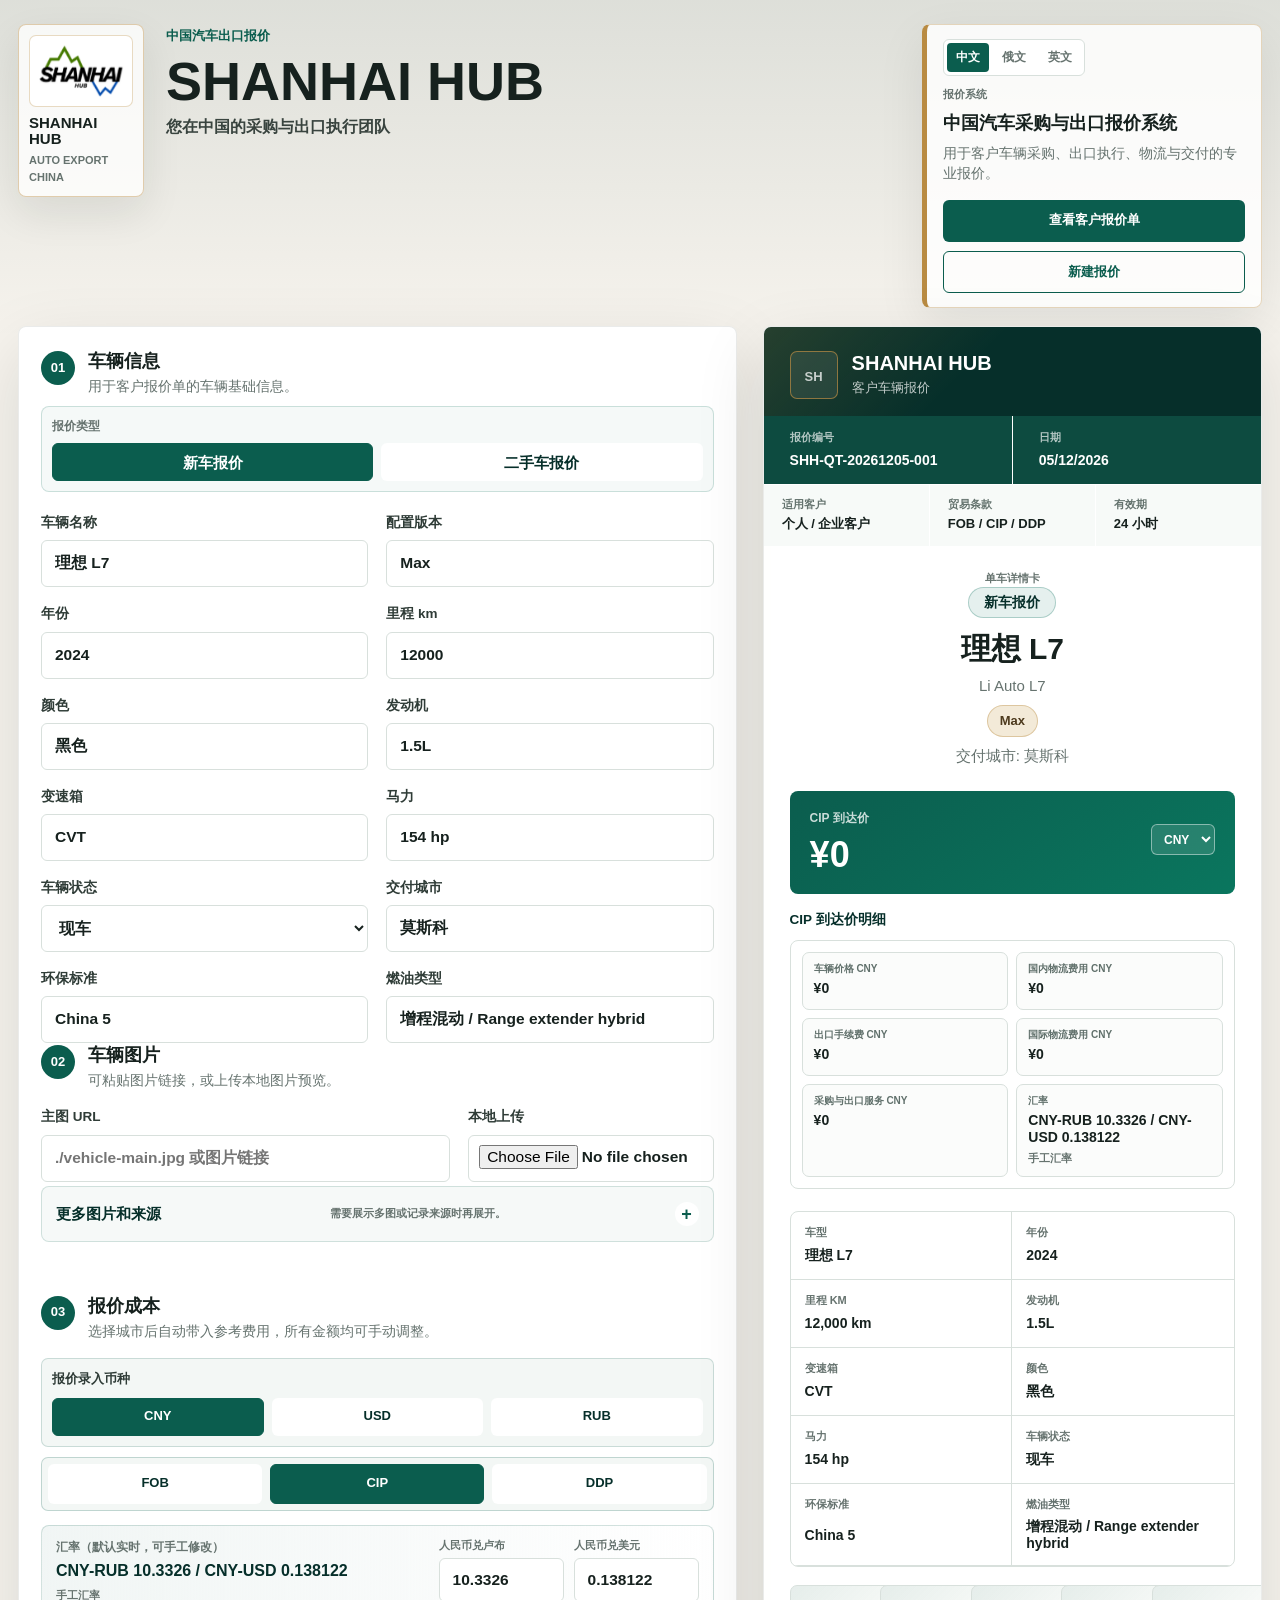
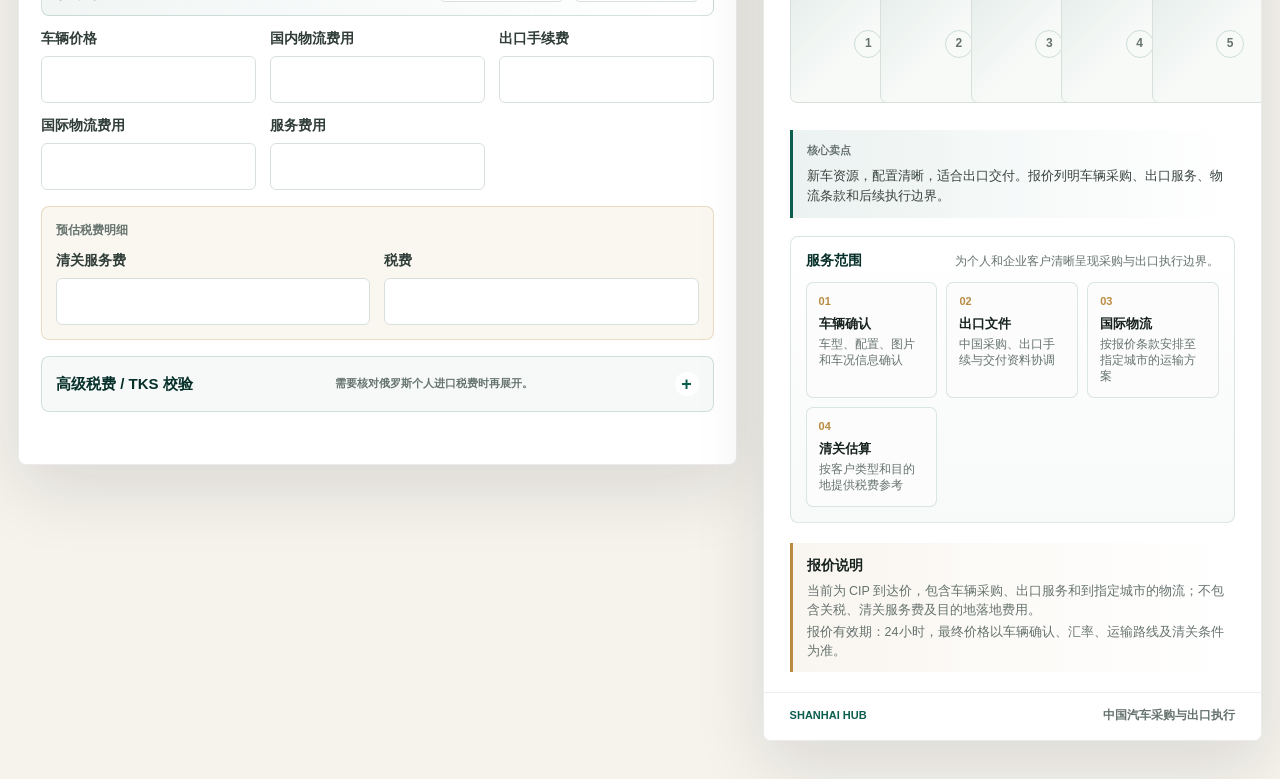
<file: index.html>
﻿<!doctype html>
<html lang="zh-CN">
  <head>
    <meta charset="utf-8" />
    <meta name="viewport" content="width=device-width, initial-scale=1" />
    <title>SHANHAI HUB Vehicle Quotation</title>
    <link rel="stylesheet" href="styles.css?v=20260604-noapprox1" />
  </head>
  <body>
    <main class="page-shell">
      <header class="brand-header">
        <div class="brand-identity">
          <div class="logo-lockup" aria-label="SHANHAI HUB logo area">
            <div class="logo-symbol">
              <img id="logoImage" class="logo-image" alt="SHANHAI HUB logo" hidden />
              <span class="logo-route"></span>
              <strong id="logoInitials">SH</strong>
            </div>
            <div class="logo-text">
              <strong id="logoName">SHANHAI HUB</strong>
              <span id="logoTagline">Auto Export China</span>
            </div>
          </div>

          <div class="brand-copy-block">
            <p class="eyebrow" data-i18n="eyebrow">中国汽车出口报价</p>
            <h1>SHANHAI HUB</h1>
            <p class="brand-subtitle" data-i18n="subtitle">您在中国的采购与出口执行团队</p>
          </div>
        </div>

        <div class="header-card">
          <div class="language-switcher" aria-label="Language">
            <button type="button" class="language-button active" data-lang="zh">中文</button>
            <button type="button" class="language-button" data-lang="ru">RU</button>
            <button type="button" class="language-button" data-lang="en">EN</button>
          </div>
          <span data-i18n="systemLabel">报价系统</span>
          <strong data-i18n="systemTitle">中国汽车采购与出口报价系统</strong>
          <p data-i18n="systemText">用于客户车辆采购、出口执行、物流与交付的专业报价。</p>
          <div class="quote-actions">
            <button type="button" class="action-button" id="openCustomerQuote" data-i18n="openCustomerQuoteLabel">查看客户报价单</button>
            <button type="button" class="action-button secondary-action-button" id="newQuote" data-i18n="newQuoteLabel">新建报价</button>
          </div>
        </div>
      </header>

      <section class="workspace" aria-label="Vehicle quotation">
        <form class="calculator-panel" id="quoteForm">
          <div class="section-title">
            <span>01</span>
            <div>
              <h2 data-i18n="vehicleSectionTitle">车辆信息</h2>
              <p data-i18n="vehicleSectionHelp">用于客户报价单的车辆基础信息。</p>
            </div>
          </div>

          <div class="vehicle-type-toggle">
            <span data-i18n="vehicleQuoteTypeLabel">报价类型</span>
            <input id="vehicleQuoteType" type="hidden" value="new" />
            <div>
              <button type="button" class="vehicle-type-button active" data-vehicle-type="new" data-i18n="newVehicleQuoteLabel">新车报价</button>
              <button type="button" class="vehicle-type-button" data-vehicle-type="used" data-i18n="usedVehicleQuoteLabel">二手车报价</button>
            </div>
          </div>

          <div class="form-grid">
            <label>
              <span data-i18n="vehicleNameLabel">车辆名称</span>
              <input id="modelZh" type="text" value="理想 L7" autocomplete="off" />
            </label>

            <label>
              <span data-i18n="trimLabel">配置版本</span>
              <input id="trim" type="text" value="Max" autocomplete="off" />
            </label>

            <label>
              <span data-i18n="yearLabel">年份</span>
              <input id="year" type="number" value="2024" min="1990" max="2035" />
            </label>

            <label>
              <span data-i18n="mileageLabel">里程 km</span>
              <input id="mileage" type="number" value="12000" min="0" step="100" />
            </label>

            <label>
              <span data-i18n="colorLabel">颜色</span>
              <input id="color" type="text" value="黑色 / Black / Черный" autocomplete="off" />
            </label>

            <label>
              <span data-i18n="engineLabel">发动机</span>
              <input id="engine" type="text" value="1.5L" autocomplete="off" />
            </label>

            <label>
              <span data-i18n="transmissionLabel">变速箱</span>
              <input id="transmission" type="text" value="CVT" autocomplete="off" />
            </label>

            <label>
              <span data-i18n="horsepowerLabel">马力</span>
              <input id="horsepower" type="text" value="154 hp" autocomplete="off" />
            </label>

            <label>
              <span data-i18n="statusLabel">车辆状态</span>
              <select id="status"></select>
            </label>

            <label>
              <span data-i18n="destinationLabel">交付城市</span>
              <input id="destination" list="destinationOptions" value="莫斯科 / Москва" autocomplete="off" />
              <datalist id="destinationOptions"></datalist>
            </label>

            <label>
              <span data-i18n="emissionStandardLabel">环保标准</span>
              <input id="emissionStandard" type="text" value="China 5" autocomplete="off" />
            </label>

            <label>
              <span data-i18n="fuelTypeLabel">燃油类型</span>
              <input id="fuelType" type="text" value="增程混动 / Range extender hybrid" list="fuelTypeOptions" autocomplete="off" />
              <datalist id="fuelTypeOptions">
                <option value="汽油 / Petrol"></option>
                <option value="柴油 / Diesel"></option>
                <option value="混动 / Hybrid"></option>
                <option value="插电混动 / Plug-in hybrid"></option>
                <option value="增程混动 / Range extender hybrid"></option>
                <option value="纯电 / EV"></option>
              </datalist>
            </label>
          </div>

          <div class="vehicle-condition-field used-vehicle-only">
            <div>
              <strong data-i18n="conditionDescriptionLabel">车况描述</strong>
              <span data-i18n="conditionDescriptionHelp">用于二手车客户报价中的车况说明。</span>
            </div>
            <label class="condition-grade-select">
              <span data-i18n="conditionGradeLabel">车况等级</span>
              <select id="conditionGrade"></select>
            </label>
            <textarea id="conditionDescription" rows="3" data-i18n-placeholder="conditionDescriptionPlaceholder" placeholder="二手车可填写：外观、内饰、事故/补漆、保养记录、检测结论等。" autocomplete="off"></textarea>
          </div>

          <div class="auto-model-fields" id="manualModelFallback" hidden>
            <label>
              <span data-i18n="modelLabel">英文车型名</span>
              <input id="model" type="text" value="Li Auto L7" autocomplete="off" />
            </label>
            <label>
              <span data-i18n="modelRuLabel">俄文车型名</span>
              <input id="modelRu" type="text" value="Li Auto L7" autocomplete="off" />
            </label>
          </div>

          <div class="section-title">
            <span>02</span>
            <div>
              <h2 data-i18n="imageSectionTitle">车辆图片</h2>
              <p data-i18n="imageSectionHelp">可粘贴图片链接，或上传本地图片预览。</p>
            </div>
          </div>

          <div class="image-editor">
            <div class="image-input-grid primary-image-grid">
              <label>
                <span data-i18n="mainImageUrlLabel">主图 URL</span>
                <input class="vehicle-image-url" data-image-index="0" type="url" placeholder="./vehicle-main.jpg" autocomplete="off" />
              </label>
              <label>
                <span data-i18n="imageUploadLabel">本地上传</span>
                <input class="vehicle-image-file" data-image-index="0" type="file" accept="image/*" />
              </label>
            </div>

            <details class="advanced-panel image-advanced-panel">
              <summary>
                <span data-i18n="imageAdvancedTitle">更多图片和来源</span>
                <small data-i18n="imageAdvancedHelp">需要展示多图或记录来源时再展开。</small>
              </summary>

              <div class="image-input-grid advanced-image-grid">
                <label class="wide-field">
                  <span data-i18n="sourcePageLabel">图片来源网页 URL</span>
                  <input id="sourcePageUrl" type="url" placeholder="https://example.com/vehicle-page" autocomplete="off" />
                </label>

              <label>
                <span data-i18n="thumbnailUrlLabel">缩略图 1 URL</span>
                <input class="vehicle-image-url" data-image-index="1" type="url" placeholder="./vehicle-1.jpg" autocomplete="off" />
              </label>
              <label>
                <span data-i18n="imageUploadLabel">本地上传</span>
                <input class="vehicle-image-file" data-image-index="1" type="file" accept="image/*" />
              </label>
              <label>
                <span data-i18n="thumbnailUrlLabel">缩略图 2 URL</span>
                <input class="vehicle-image-url" data-image-index="2" type="url" placeholder="./vehicle-2.jpg" autocomplete="off" />
              </label>
              <label>
                <span data-i18n="imageUploadLabel">本地上传</span>
                <input class="vehicle-image-file" data-image-index="2" type="file" accept="image/*" />
              </label>
              <label>
                <span data-i18n="thumbnailUrlLabel">缩略图 3 URL</span>
                <input class="vehicle-image-url" data-image-index="3" type="url" placeholder="./vehicle-3.jpg" autocomplete="off" />
              </label>
              <label>
                <span data-i18n="imageUploadLabel">本地上传</span>
                <input class="vehicle-image-file" data-image-index="3" type="file" accept="image/*" />
              </label>
              <label>
                <span data-i18n="thumbnailUrlLabel">缩略图 4 URL</span>
                <input class="vehicle-image-url" data-image-index="4" type="url" placeholder="./vehicle-4.jpg" autocomplete="off" />
              </label>
              <label>
                <span data-i18n="imageUploadLabel">本地上传</span>
                <input class="vehicle-image-file" data-image-index="4" type="file" accept="image/*" />
              </label>
              </div>
            </details>
          </div>

          <div class="section-title">
            <span>03</span>
            <div>
              <h2 data-i18n="costSectionTitle">报价成本</h2>
              <p data-i18n="costSectionHelp">选择城市后自动带入参考费用，所有金额均可手动调整。</p>
            </div>
          </div>

          <div class="form-grid cost-grid">
            <div class="cost-currency-toggle">
              <span data-i18n="costCurrencyLabel">报价录入币种</span>
              <input id="quoteCostCurrency" type="hidden" value="CNY" />
              <div>
                <button type="button" class="cost-currency-button active" data-cost-currency="CNY">CNY</button>
                <button type="button" class="cost-currency-button" data-cost-currency="USD">USD</button>
                <button type="button" class="cost-currency-button" data-cost-currency="RUB">RUB</button>
              </div>
            </div>

            <div class="quote-term-toggle" aria-label="Quote term">
              <input id="includeTaxInTotal" type="checkbox" hidden />
              <input id="quoteTerm" type="hidden" value="cip" />
              <button type="button" class="quote-term-button" data-quote-term="fob">FOB</button>
              <button type="button" class="quote-term-button active" data-quote-term="cip">CIP</button>
              <button type="button" class="quote-term-button" data-quote-term="ddp">DDP</button>
            </div>

            <div class="exchange-rate-panel">
              <div>
                <span data-i18n="exchangeRateLabel">汇率（默认实时，可手工修改）</span>
                <strong id="liveRateSummary">CNY-RUB / CNY-USD</strong>
                <small id="rateMeta" class="rate-meta">手工汇率</small>
              </div>
              <div class="rate-inputs">
                <label>
                  <span data-i18n="usdRubRateLabel">人民币兑卢布</span>
                  <input id="exchangeRate" type="number" value="10.3326" min="0.0001" step="0.0001" />
                </label>
                <label>
                  <span data-i18n="usdCnyRateLabel">人民币兑美元</span>
                  <input id="exchangeRateCny" type="number" value="0.138122" min="0.000001" step="0.000001" />
                </label>
              </div>
            </div>

            <label class="primary-cost-field">
              <span data-i18n="carPriceLabel">车辆价格</span>
              <input id="carPriceUsd" type="number" value="" min="0" step="100" />
            </label>

            <label class="primary-cost-field">
              <span data-i18n="chinaLogisticsLabel">国内物流费用</span>
              <input id="chinaLogisticsUsd" type="number" value="" min="0" step="50" />
            </label>

            <label class="primary-cost-field">
              <span data-i18n="exportProcessingLabel">出口手续费</span>
              <input id="exportProcessingUsd" type="number" value="" min="0" step="50" />
            </label>

            <label class="primary-cost-field">
              <span data-i18n="freightLabel">国际物流费用</span>
              <input id="freightUsd" type="number" value="" min="0" step="50" />
            </label>

            <label class="primary-cost-field">
              <span data-i18n="profitLabel">服务费用</span>
              <input id="profitUsd" type="number" value="" min="0" step="50" />
            </label>

            <div class="customs-tax-panel">
              <strong data-i18n="taxEstimateDetailsTitle">预估税费明细</strong>
              <div class="customs-tax-grid">
                <label>
                  <span data-i18n="clearanceLabel">清关服务费</span>
                  <input id="clearanceRub" type="number" value="" min="0" step="1000" />
                </label>

                <label>
                  <span data-i18n="taxLabel">税费</span>
                  <input id="taxRub" type="number" value="" min="0" step="1000" />
                </label>
              </div>
            </div>
          </div>

          <details class="advanced-panel">
            <summary>
              <span data-i18n="advancedTaxTitle">高级税费 / TKS 校验</span>
              <small data-i18n="advancedTaxHelp">需要核对俄罗斯个人进口税费时再展开。</small>
            </summary>

            <div class="form-grid advanced-grid">
            <label>
              <span data-i18n="taxModeLabel">税费模式</span>
              <select id="taxMode">
                <option value="manual" data-i18n="taxModeManual">手动输入</option>
                <option value="ruPersonalUse" data-i18n="taxModePersonal">俄罗斯个人购买（personal use）</option>
              </select>
            </label>

            <div class="tool-row">
              <button type="button" class="secondary-tool-button" id="openTksCalculator" data-i18n="openTksCalculatorLabel">打开 TKS 官方计算器校验</button>
              <small id="tksCalculatorHint" data-i18n="tksCalculatorHint">会打开 TKS 页面，并复制当前车辆参数便于粘贴核对。</small>
            </div>

            <label>
              <span data-i18n="vehicleAgeLabel">车辆年限</span>
              <input id="vehicleAgeYears" type="number" value="2" min="0" step="0.1" />
            </label>

            <label>
              <span data-i18n="engineDisplacementLabel">发动机排量 cc</span>
              <input id="engineDisplacementCc" type="number" value="1500" min="0" step="100" />
            </label>

            <label>
              <span data-i18n="personalUseLabel">个人购买</span>
              <select id="personalUse">
                <option value="yes">Yes / Да / 是</option>
                <option value="no">No / Нет / 否</option>
              </select>
            </label>

            <label>
              <span data-i18n="customsDutyLabel">Customs duty RUB</span>
              <input id="customsDutyRub" type="text" value="0" />
            </label>

            <label>
              <span data-i18n="recyclingFeeLabel">Utilization fee RUB</span>
              <input id="recyclingFeeRub" type="text" value="0" />
            </label>

            <label>
              <span data-i18n="estimatedTaxTotalLabel">Estimated tax total RUB</span>
              <input id="estimatedTaxTotalRub" type="text" value="0" />
            </label>

            <label>
              <span data-i18n="finalLandedCostLabel">Final landed cost RUB</span>
              <input id="finalLandedCostRub" type="text" value="0" readonly />
            </label>
          </div>
          </details>
        </form>

        <aside class="quote-card" aria-label="Customer quote preview">
          <div class="quote-letterhead">
            <div class="mini-logo">
              <span id="miniLogoText">SH</span>
            </div>
            <div>
              <strong>SHANHAI HUB</strong>
              <span data-i18n="quoteCardTitle">客户车辆报价</span>
            </div>
          </div>

          <div class="quote-meta">
            <div>
              <span data-i18n="quoteRefLabel">报价编号</span>
              <strong id="quoteNumber">SHH-QT-000000-001</strong>
            </div>
            <div>
              <span data-i18n="dateLabel">日期</span>
              <strong id="quoteDate">--</strong>
            </div>
          </div>

          <section class="client-readiness-bar" aria-label="Commercial quotation scope">
            <div>
              <span data-i18n="quoteForLabel">适用客户</span>
              <strong data-i18n="privateCorporateLabel">个人 / 企业客户</strong>
            </div>
            <div>
              <span data-i18n="quoteTermScopeLabel">贸易条款</span>
              <strong data-i18n="quoteTermScopeText">FOB / CIP / DDP</strong>
            </div>
            <div>
              <span data-i18n="validityShortLabel">有效期</span>
              <strong data-i18n="validityShortText">24 小时</strong>
            </div>
          </section>

          <div class="vehicle-summary">
            <span class="summary-label" data-i18n="singleVehicleTitle">单车详情卡</span>
            <span class="quote-type-badge" id="previewVehicleQuoteType">新车报价</span>
            <h2 id="previewModelZh">理想 L7 Max</h2>
            <p id="previewModelRu">Lixiang L7 Max</p>
            <strong id="previewTrim">Max</strong>
            <p id="previewDestination">交付城市: Moscow</p>
          </div>

          <section class="spec-card">
            <div class="spec-grid">
              <div><span data-i18n="modelLabel">车型</span><strong id="specModel">理想 L7 Max</strong></div>
              <div><span data-i18n="yearLabel">年份</span><strong id="specYear">2024</strong></div>
              <div><span data-i18n="mileageLabel">里程 km</span><strong id="specMileage">12,000 km</strong></div>
              <div><span data-i18n="engineLabel">发动机</span><strong id="specEngine">1.5L</strong></div>
              <div><span data-i18n="transmissionLabel">变速箱</span><strong id="specTransmission">CVT</strong></div>
              <div><span data-i18n="colorLabel">颜色</span><strong id="specColor">Black</strong></div>
              <div><span data-i18n="horsepowerLabel">马力</span><strong id="specHorsepower">154 hp</strong></div>
              <div><span data-i18n="statusLabel">车辆状态</span><strong id="specStatus">Available</strong></div>
              <div><span data-i18n="emissionStandardLabel">环保标准</span><strong id="specEmissionStandard">China 5</strong></div>
              <div><span data-i18n="fuelTypeLabel">燃油类型</span><strong id="specFuelType">增程混动</strong></div>
            </div>
          </section>

          <div class="vehicle-image-card">
            <div class="main-vehicle-image" id="mainVehicleImage">
              <img id="mainVehicleImageImg" alt="Vehicle preview" hidden />
              <div class="image-placeholder" id="imagePlaceholder">
                <strong>SHANHAI HUB</strong>
                <span data-i18n="imagePlaceholderText">暂无车辆图片</span>
              </div>
            </div>
            <div class="quote-image-grid" id="quoteImageGrid" aria-label="Vehicle image gallery"></div>
            <div class="thumbnail-strip" id="thumbnailStrip" aria-label="Vehicle images"></div>
          </div>

          <section class="selling-points">
            <strong data-i18n="sellingPointsTitle">核心卖点</strong>
            <p id="sellingPointsText">车况清晰，配置完整，适合出口交付。报价包含采购、物流、清关和服务执行。</p>
          </section>

          <section class="condition-summary used-vehicle-only">
            <strong data-i18n="conditionDescriptionTitle">车况描述</strong>
            <div class="condition-grade-preview" id="conditionGradePreview" hidden>
              <span id="conditionGradeBadge">A</span>
              <div>
                <b id="conditionGradeTitle">-</b>
                <em id="conditionGradeText">-</em>
              </div>
            </div>
            <p id="conditionDescriptionPreview">-</p>
          </section>

          <section class="price-block cip-price-block">
            <div class="total-box">
              <span id="primaryPriceLabel" data-i18n="cipPriceLabel">CIP 到达价</span>
              <select class="currency-switch display-currency-control" id="displayCurrency" aria-label="Display currency">
                <option value="USD">USD</option>
                <option value="RUB">RUB</option>
                <option value="CNY" selected>CNY</option>
              </select>
              <strong id="totalRub">0 RUB</strong>
              <em id="totalUsdHero" hidden></em>
            </div>

            <strong class="price-block-title" id="primaryDetailsHeading" data-i18n="cipDetailsTitle">CIP 到达价明细</strong>
            <div class="price-card-grid">
              <div><span data-i18n="carPriceLabel">车辆价格 USD</span><strong id="priceCar">0 USD</strong></div>
              <div><span data-i18n="chinaLogisticsLabel">国内物流费用</span><strong id="priceChinaLogistics">0</strong></div>
              <div><span data-i18n="exportProcessingLabel">出口手续费</span><strong id="priceExportProcessing">0</strong></div>
              <div class="freight-cost-row"><span data-i18n="freightLabel">国际物流费用 USD</span><strong id="priceFreight">0 USD</strong></div>
              <div><span data-i18n="clientProfitLabel">采购与出口服务 USD</span><strong id="priceProfit">0 USD</strong></div>
              <div class="rate-detail-row"><span data-i18n="rateLabel">汇率</span><strong id="ratePreview">CNY-RUB / CNY-USD</strong><small id="rateMetaPreview" class="rate-meta-preview">手工汇率</small></div>
              <div class="internal-summary-row"><span data-i18n="usdCostsLabel">USD 成本</span><strong id="usdSubtotal">0 USD</strong></div>
              <div class="cip-support-row internal-summary-row"><span data-i18n="rubCostsLabel">RUB 成本</span><strong id="rubSubtotal">0 RUB</strong></div>
              <div class="cip-support-row highlight"><span data-i18n="cipPriceLabel">CIP 到达价</span><strong id="priceCipTotal">0 RUB</strong></div>
              <div class="cip-support-row highlight"><span id="selectedTotalLabel" data-i18n="selectedTotalLabel">总价</span><strong id="totalUsd">0 USD</strong></div>
            </div>
          </section>

          <section class="price-block landed-price-block">
            <div class="total-box landed-total-content">
              <span data-i18n="landedPriceLabel">全包落地价</span>
              <select class="currency-switch display-currency-control" aria-label="Display currency">
                <option value="CNY" selected>CNY</option>
                <option value="USD">USD</option>
                <option value="RUB">RUB</option>
              </select>
              <strong id="landedTotalMain">0</strong>
              <em id="landedTotalSub" hidden></em>
            </div>

            <strong class="price-block-title" id="landedDetailsHeading" data-i18n="landedDetailsTitle">全包落地价明细</strong>
            <div class="price-card-grid">
              <div class="landed-only-row"><span data-i18n="carPriceLabel">车辆价格 USD</span><strong id="landedPriceCar">0 USD</strong></div>
              <div class="landed-only-row"><span data-i18n="chinaLogisticsLabel">国内物流费用</span><strong id="landedPriceChinaLogistics">0</strong></div>
              <div class="landed-only-row"><span data-i18n="exportProcessingLabel">出口手续费</span><strong id="landedPriceExportProcessing">0</strong></div>
              <div class="landed-only-row"><span data-i18n="freightLabel">国际物流费用 USD</span><strong id="landedPriceFreight">0 USD</strong></div>
              <div class="landed-only-row"><span data-i18n="clientProfitLabel">采购与出口服务 USD</span><strong id="landedPriceProfit">0 USD</strong></div>
              <div class="tax-estimate-row"><span data-i18n="clearanceLabel">清关服务费 RUB</span><strong id="priceClearance">0 RUB</strong></div>
              <div class="landed-only-row"><span data-i18n="customsDutyLabel">进口关税 RUB</span><strong id="priceCustomsDuty">0 RUB</strong></div>
              <div class="landed-only-row"><span data-i18n="recyclingFeeLabel">回收费 RUB</span><strong id="priceRecyclingFee">0 RUB</strong></div>
              <div class="landed-only-row"><span data-i18n="taxLabel">税费 RUB</span><strong id="priceTax">0 RUB</strong></div>
              <div class="tax-estimate-row highlight"><span data-i18n="estimatedTaxTotalLabel">预估税费合计 RUB</span><strong id="priceEstimatedTaxTotal">0 RUB</strong></div>
              <div class="landed-only-row highlight"><span data-i18n="landedPriceLabel">全包落地价</span><strong id="priceGrandTotal">0 RUB</strong></div>
              <div class="landed-only-row highlight"><span data-i18n="finalLandedCostLabel">最终落地成本 RUB</span><strong id="priceFinalLandedCost">0 RUB</strong></div>
            </div>
          </section>

          <section class="service-scope">
            <div class="section-kicker">
              <strong data-i18n="serviceScopeTitle">服务范围</strong>
              <span data-i18n="serviceScopeSubtitle">为个人和企业客户清晰呈现采购与出口执行边界。</span>
            </div>
            <div class="scope-grid">
              <div>
                <b>01</b>
                <strong data-i18n="scopeSourcingTitle">车辆确认</strong>
                <span data-i18n="scopeSourcingText">车型、配置、图片和车况信息确认</span>
              </div>
              <div>
                <b>02</b>
                <strong data-i18n="scopeExportTitle">出口文件</strong>
                <span data-i18n="scopeExportText">中国采购、出口手续与交付资料协调</span>
              </div>
              <div>
                <b>03</b>
                <strong data-i18n="scopeLogisticsTitle">国际物流</strong>
                <span data-i18n="scopeLogisticsText">按报价条款安排至指定城市的运输方案</span>
              </div>
              <div>
                <b>04</b>
                <strong data-i18n="scopeClearanceTitle">清关估算</strong>
                <span data-i18n="scopeClearanceText">按客户类型和目的地提供税费参考</span>
              </div>
            </div>
          </section>

          <div class="quote-note">
            <strong data-i18n="noteTitle">报价说明</strong>
            <p id="noteText">报价为预估金额，最终价格以车辆确认、汇率、运输路线及清关要求为准。</p>
            <p id="cipTaxNotice" class="cip-tax-notice">温馨提示：当前为 CIP 到达价，关税、清关及落地费用为预估，最终以实际清关结果为准。</p>
            <p id="validityText">报价有效期：24小时，最终价格以车辆确认、汇率、运输路线及清关条件为准。</p>
          </div>

          <footer class="quote-footer">
            <span>SHANHAI HUB</span>
            <strong data-i18n="footerText">中国汽车采购与出口执行</strong>
          </footer>
        </aside>
      </section>
    </main>

    <script src="quote-math.js?v=20260604-noapprox1"></script>
    <script src="app.js?v=20260604-noapprox1"></script>
  </body>
</html>
</file>
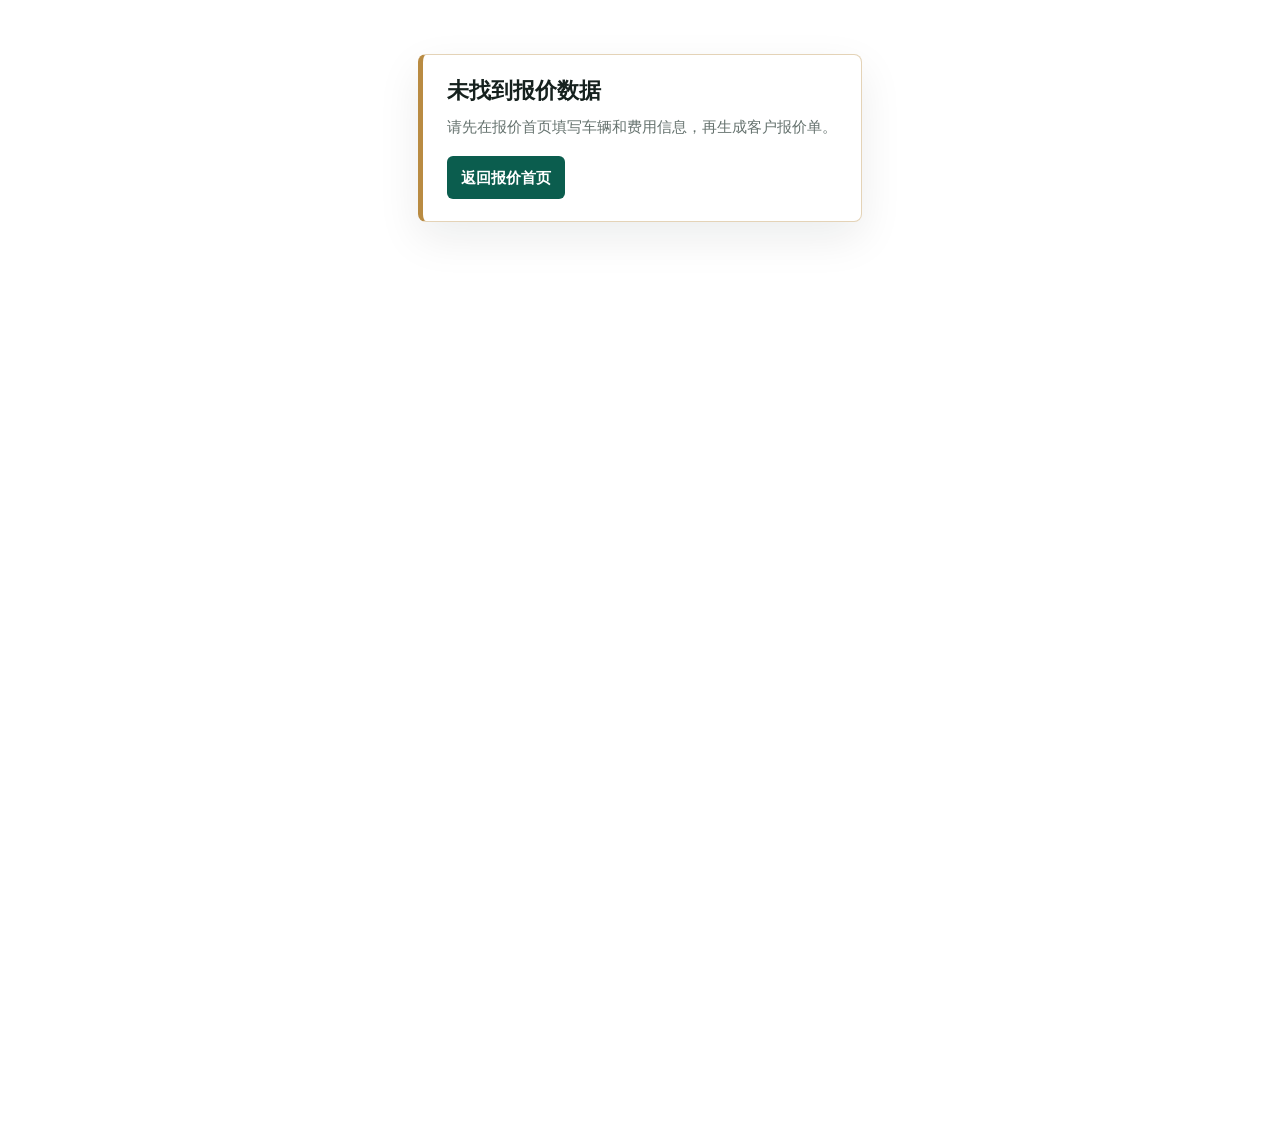
<file: customer-quote-pdf.html>
﻿<!doctype html>
<html lang="zh-CN">
  <head>
    <meta charset="utf-8" />
    <meta name="viewport" content="width=device-width, initial-scale=1" />
    <title>SHANHAI HUB PDF Quotation</title>
    <link rel="stylesheet" href="styles.css?v=20260604-noapprox1" />
  </head>
  <body class="customer-print-page pdf-output-page">
    <main class="pdf-sheet">
      <section class="pdf-header">
        <div class="pdf-brand">
          <div class="logo-symbol pdf-logo">
            <img id="logoImage" class="logo-image" alt="SHANHAI HUB logo" hidden />
            <span class="logo-route"></span>
            <strong id="logoInitials">SH</strong>
          </div>
          <div>
            <span id="logoTagline">Auto Export China</span>
            <h1 id="logoName">SHANHAI HUB</h1>
          </div>
        </div>
        <div class="pdf-meta">
          <div>
            <span data-i18n="quoteRefLabel">报价编号</span>
            <strong id="quoteNumber">SHH-QT-000000-001</strong>
          </div>
          <div>
            <span data-i18n="dateLabel">日期</span>
            <strong id="quoteDate">--</strong>
          </div>
        </div>
      </section>

      <section class="client-readiness-bar pdf-readiness-bar" aria-label="Commercial quotation scope">
        <div>
          <span data-i18n="quoteForLabel">适用客户</span>
          <strong data-i18n="privateCorporateLabel">个人 / 企业客户</strong>
        </div>
        <div>
          <span data-i18n="quoteTermScopeLabel">贸易条款</span>
          <strong data-i18n="quoteTermScopeText">FOB / CIP / DDP</strong>
        </div>
        <div>
          <span data-i18n="validityShortLabel">有效期</span>
          <strong data-i18n="validityShortText">24 小时</strong>
        </div>
      </section>

      <section class="pdf-title">
        <span data-i18n="singleVehicleTitle">单车详情卡</span>
        <span class="quote-type-badge" id="previewVehicleQuoteType">新车报价</span>
        <h2 id="previewModelZh">理想 L7 Max</h2>
        <p id="previewModelRu">Lixiang L7 Max</p>
        <strong id="previewTrim">Max</strong>
        <p id="previewDestination">交付城市: Moscow</p>
      </section>

      <section class="pdf-image-block">
        <div class="main-vehicle-image">
          <img id="mainVehicleImageImg" alt="Vehicle preview" hidden />
          <div class="image-placeholder" id="imagePlaceholder">
            <strong>SHANHAI HUB</strong>
            <span data-i18n="imagePlaceholderText">暂无车辆图片</span>
          </div>
        </div>
        <div class="quote-image-grid" id="quoteImageGrid" aria-label="Vehicle image gallery"></div>
        <div class="thumbnail-strip" id="thumbnailStrip" hidden></div>
      </section>

      <section class="pdf-spec-card">
        <div><span data-i18n="modelLabel">车型</span><strong id="specModel">理想 L7 Max</strong></div>
        <div><span data-i18n="yearLabel">年份</span><strong id="specYear">2024</strong></div>
        <div><span data-i18n="mileageLabel">里程 km</span><strong id="specMileage">12,000 km</strong></div>
        <div><span data-i18n="engineLabel">发动机</span><strong id="specEngine">1.5L</strong></div>
        <div><span data-i18n="transmissionLabel">变速箱</span><strong id="specTransmission">CVT</strong></div>
        <div><span data-i18n="colorLabel">颜色</span><strong id="specColor">Black</strong></div>
        <div><span data-i18n="horsepowerLabel">马力</span><strong id="specHorsepower">154 hp</strong></div>
        <div><span data-i18n="statusLabel">车辆状态</span><strong id="specStatus">Available</strong></div>
        <div><span data-i18n="emissionStandardLabel">环保标准</span><strong id="specEmissionStandard">China 5</strong></div>
        <div><span data-i18n="fuelTypeLabel">燃油类型</span><strong id="specFuelType">增程混动</strong></div>
      </section>

      <section class="condition-summary used-vehicle-only">
        <strong data-i18n="conditionDescriptionTitle">车况描述</strong>
        <div class="condition-grade-preview" id="conditionGradePreview" hidden>
          <span id="conditionGradeBadge">A</span>
          <div>
            <b id="conditionGradeTitle">-</b>
            <em id="conditionGradeText">-</em>
          </div>
        </div>
        <p id="conditionDescriptionPreview">-</p>
      </section>

      <section class="price-block cip-price-block">
        <div class="total-box">
          <span id="primaryPriceLabel" data-i18n="cipPriceLabel">CIP 到达价</span>
          <strong id="totalRub">0 RUB</strong>
          <em id="totalUsdHero" hidden></em>
        </div>
        <strong class="price-block-title" id="primaryDetailsHeading" data-i18n="cipDetailsTitle">CIP 到达价明细</strong>
        <div class="price-card-grid">
          <div><span data-i18n="carPriceLabel">车辆价格 USD</span><strong id="priceCar">0 USD</strong></div>
          <div><span data-i18n="chinaLogisticsLabel">国内物流费用</span><strong id="priceChinaLogistics">0</strong></div>
          <div><span data-i18n="exportProcessingLabel">出口手续费</span><strong id="priceExportProcessing">0</strong></div>
          <div class="freight-cost-row"><span data-i18n="freightLabel">国际物流费用 USD</span><strong id="priceFreight">0 USD</strong></div>
          <div><span data-i18n="clientProfitLabel">采购与出口服务 USD</span><strong id="priceProfit">0 USD</strong></div>
          <div class="rate-detail-row"><span data-i18n="rateLabel">汇率</span><strong id="ratePreview">CNY-RUB / CNY-USD</strong><small id="rateMetaPreview" class="rate-meta-preview">手工汇率</small></div>
          <div class="internal-summary-row"><span data-i18n="usdCostsLabel">USD 成本</span><strong id="usdSubtotal">0 USD</strong></div>
          <div class="cip-support-row internal-summary-row"><span data-i18n="rubCostsLabel">RUB 成本</span><strong id="rubSubtotal">0 RUB</strong></div>
          <div class="cip-support-row highlight"><span data-i18n="cipPriceLabel">CIP 到达价</span><strong id="priceCipTotal">0 RUB</strong></div>
          <div class="cip-support-row highlight"><span id="selectedTotalLabel" data-i18n="selectedTotalLabel">总价</span><strong id="totalUsd">0 USD</strong></div>
        </div>
      </section>

      <section class="price-block landed-price-block">
        <div class="total-box landed-total-content">
          <span data-i18n="landedPriceLabel">全包落地价</span>
          <strong id="landedTotalMain">0</strong>
          <em id="landedTotalSub" hidden></em>
        </div>
        <strong class="price-block-title" id="landedDetailsHeading" data-i18n="landedDetailsTitle">全包落地价明细</strong>
        <div class="price-card-grid">
          <div class="landed-only-row"><span data-i18n="carPriceLabel">车辆价格 USD</span><strong id="landedPriceCar">0 USD</strong></div>
          <div class="landed-only-row"><span data-i18n="chinaLogisticsLabel">国内物流费用</span><strong id="landedPriceChinaLogistics">0</strong></div>
          <div class="landed-only-row"><span data-i18n="exportProcessingLabel">出口手续费</span><strong id="landedPriceExportProcessing">0</strong></div>
          <div class="landed-only-row"><span data-i18n="freightLabel">国际物流费用 USD</span><strong id="landedPriceFreight">0 USD</strong></div>
          <div class="landed-only-row"><span data-i18n="clientProfitLabel">采购与出口服务 USD</span><strong id="landedPriceProfit">0 USD</strong></div>
          <div class="tax-estimate-row"><span data-i18n="clearanceLabel">清关服务费 RUB</span><strong id="priceClearance">0 RUB</strong></div>
          <div class="landed-only-row"><span data-i18n="customsDutyLabel">进口关税 RUB</span><strong id="priceCustomsDuty">0 RUB</strong></div>
          <div class="landed-only-row"><span data-i18n="recyclingFeeLabel">回收费 RUB</span><strong id="priceRecyclingFee">0 RUB</strong></div>
          <div class="landed-only-row"><span data-i18n="taxLabel">税费 RUB</span><strong id="priceTax">0 RUB</strong></div>
          <div class="tax-estimate-row highlight"><span data-i18n="estimatedTaxTotalLabel">预估税费合计 RUB</span><strong id="priceEstimatedTaxTotal">0 RUB</strong></div>
          <div class="landed-only-row highlight"><span data-i18n="landedPriceLabel">全包落地价</span><strong id="priceGrandTotal">0 RUB</strong></div>
          <div class="landed-only-row highlight"><span data-i18n="finalLandedCostLabel">最终落地成本 RUB</span><strong id="priceFinalLandedCost">0 RUB</strong></div>
        </div>
      </section>

      <section class="service-scope pdf-service-scope">
        <div class="section-kicker">
          <strong data-i18n="serviceScopeTitle">服务范围</strong>
          <span data-i18n="serviceScopeSubtitle">为个人和企业客户清晰呈现采购与出口执行边界。</span>
        </div>
        <div class="scope-grid">
          <div>
            <b>01</b>
            <strong data-i18n="scopeSourcingTitle">车辆确认</strong>
            <span data-i18n="scopeSourcingText">车型、配置、图片和车况信息确认</span>
          </div>
          <div>
            <b>02</b>
            <strong data-i18n="scopeExportTitle">出口文件</strong>
            <span data-i18n="scopeExportText">中国采购、出口手续与交付资料协调</span>
          </div>
          <div>
            <b>03</b>
            <strong data-i18n="scopeLogisticsTitle">国际物流</strong>
            <span data-i18n="scopeLogisticsText">按报价条款安排至指定城市的运输方案</span>
          </div>
          <div>
            <b>04</b>
            <strong data-i18n="scopeClearanceTitle">清关估算</strong>
            <span data-i18n="scopeClearanceText">按客户类型和目的地提供税费参考</span>
          </div>
        </div>
      </section>

      <section class="pdf-note">
        <div>
          <strong data-i18n="sellingPointsTitle">核心卖点</strong>
          <p id="sellingPointsText">车况清晰，配置完整，适合出口交付。报价包含采购、物流、清关和服务执行。</p>
        </div>
        <div>
          <strong data-i18n="noteTitle">报价说明</strong>
          <p id="noteText">报价为预估金额，最终价格以车辆确认、汇率、运输路线及清关要求为准。</p>
          <p id="cipTaxNotice" class="cip-tax-notice">温馨提示：当前为 CIP 到达价，关税、清关及落地费用为预估，最终以实际清关结果为准。</p>
          <p id="validityText">报价有效期：24小时，最终价格以车辆确认、汇率、运输路线及清关条件为准。</p>
        </div>
      </section>

      <footer class="pdf-footer">
        <span>SHANHAI HUB</span>
        <strong data-i18n="footerText">中国汽车采购与出口执行</strong>
      </footer>
    </main>

    <div class="pdf-data-fields" aria-hidden="true">
      <input id="model" value="Lixiang L7 Max" />
      <input id="modelZh" value="理想 L7 Max" />
      <input id="modelRu" value="Lixiang L7 Max" />
      <input id="vehicleQuoteType" value="new" />
      <select id="conditionGrade"></select>
      <input id="trim" value="Max" />
      <input id="year" value="2024" />
      <input id="mileage" value="12000" />
      <input id="color" value="黑色 / Black / Черный" />
      <input id="engine" value="1.5L" />
      <input id="transmission" value="CVT" />
      <input id="horsepower" value="154 hp" />
      <select id="status"></select>
      <input id="destination" value="莫斯科 / Москва" />
      <input id="emissionStandard" value="China 5" />
      <input id="fuelType" value="增程混动 / Range extender hybrid" />
      <textarea id="conditionDescription"></textarea>
      <input id="carPriceUsd" value="" />
      <input id="chinaLogisticsUsd" value="" />
      <input id="exportProcessingUsd" value="" />
      <input id="freightUsd" value="" />
      <input id="clearanceRub" value="" />
      <input id="taxRub" value="" />
      <input id="includeTaxInTotal" type="checkbox" />
      <input id="quoteTerm" value="cip" />
      <input id="quoteCostCurrency" value="CNY" />
      <select id="taxMode"><option value="manual">manual</option><option value="ruPersonalUse">ruPersonalUse</option></select>
      <input id="vehicleAgeYears" value="2" />
      <input id="engineDisplacementCc" value="1500" />
      <select id="personalUse"><option value="yes">yes</option><option value="no">no</option></select>
      <input id="customsDutyRub" value="0" />
      <input id="recyclingFeeRub" value="0" />
      <input id="estimatedTaxTotalRub" value="0" />
      <input id="finalLandedCostRub" value="0" />
      <input id="profitUsd" value="" />
      <input id="exchangeRate" value="10.3326" />
      <input id="exchangeRateCny" value="0.138122" />
      <input id="displayCurrency" value="CNY" />
      <input id="sourcePageUrl" value="" />
      <input class="vehicle-image-url" data-image-index="0" />
      <input class="vehicle-image-url" data-image-index="1" />
      <input class="vehicle-image-url" data-image-index="2" />
      <input class="vehicle-image-url" data-image-index="3" />
      <input class="vehicle-image-url" data-image-index="4" />
    </div>

    <span id="miniLogoText" hidden>SH</span>
    <script src="quote-math.js?v=20260604-noapprox1"></script>
    <script src="app.js?v=20260604-noapprox1"></script>
  </body>
</html>
</file>
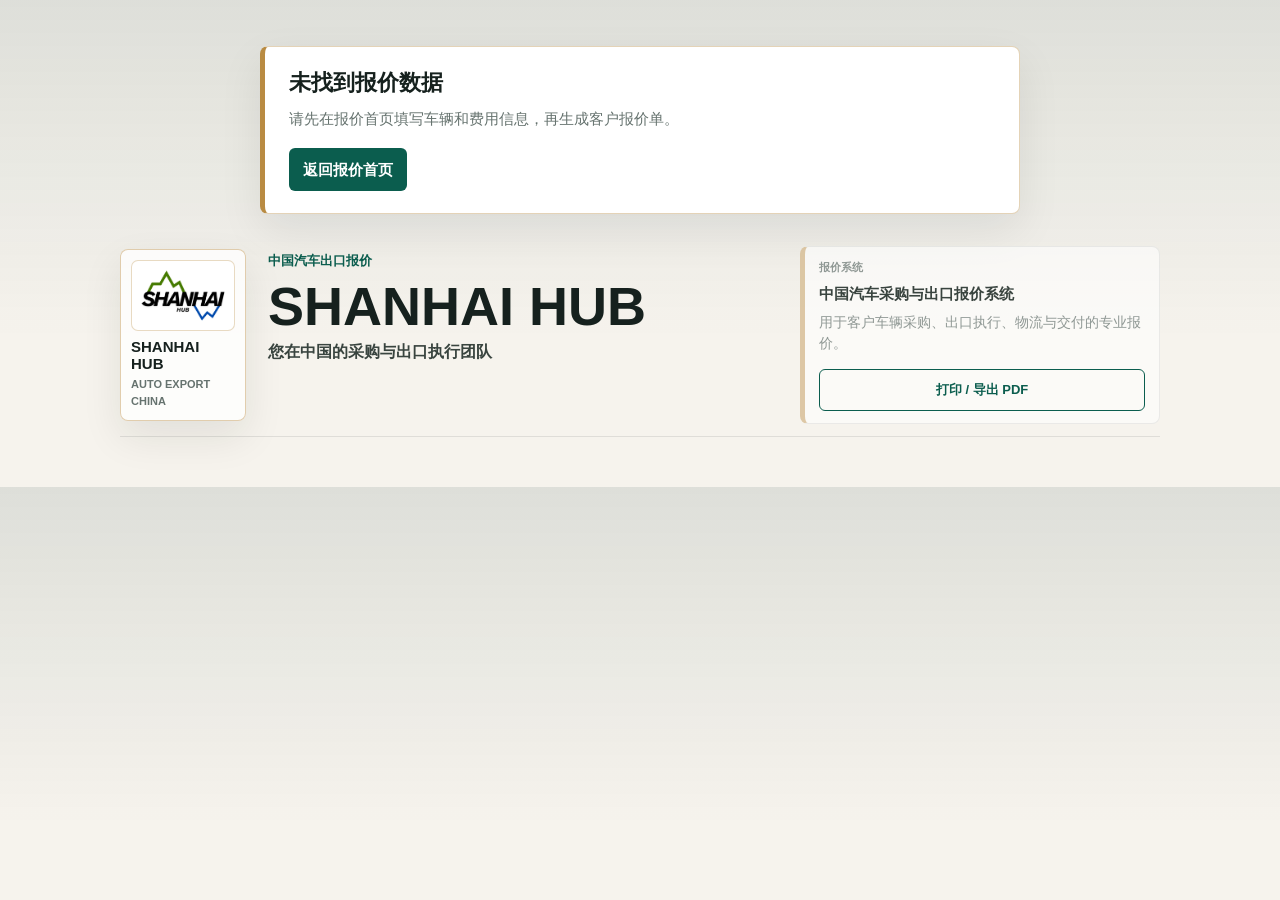
<file: customer-quote.html>
﻿<!doctype html>
<html lang="zh-CN">
  <head>
    <meta charset="utf-8" />
    <meta name="viewport" content="width=device-width, initial-scale=1" />
    <title>SHANHAI HUB Customer Quotation</title>
    <link rel="stylesheet" href="styles.css?v=20260604-noapprox1" />
  </head>
  <body class="customer-print-page">
    <main class="page-shell">
      <header class="brand-header">
        <div class="brand-identity">
          <div class="logo-lockup" aria-label="SHANHAI HUB logo area">
            <div class="logo-symbol">
              <img id="logoImage" class="logo-image" alt="SHANHAI HUB logo" hidden />
              <span class="logo-route"></span>
              <strong id="logoInitials">SH</strong>
            </div>
            <div class="logo-text">
              <strong id="logoName">SHANHAI HUB</strong>
              <span id="logoTagline">Auto Export China</span>
            </div>
          </div>

          <div class="brand-copy-block">
            <p class="eyebrow" data-i18n="eyebrow">中国汽车出口报价</p>
            <h1>SHANHAI HUB</h1>
            <p class="brand-subtitle" data-i18n="subtitle">您在中国的采购与出口执行团队</p>
          </div>
        </div>

        <div class="header-card">
          <div class="language-switcher" aria-label="Language">
            <button type="button" class="language-button active" data-lang="zh">中文</button>
            <button type="button" class="language-button" data-lang="ru">RU</button>
            <button type="button" class="language-button" data-lang="en">EN</button>
          </div>
          <span data-i18n="systemLabel">报价系统</span>
          <strong data-i18n="systemTitle">中国汽车采购与出口报价系统</strong>
          <p data-i18n="systemText">用于客户车辆采购、出口执行、物流与交付的专业报价。</p>
          <div class="quote-actions">
            <button type="button" class="action-button" id="printQuote" data-i18n="printQuoteLabel">打印 / 导出 PDF</button>
          </div>
        </div>
      </header>

      <section class="workspace" aria-label="Vehicle quotation">
        <form class="calculator-panel" id="quoteForm">
          <div class="section-title">
            <span>01</span>
            <div>
              <h2 data-i18n="vehicleSectionTitle">车辆信息</h2>
              <p data-i18n="vehicleSectionHelp">用于客户报价单的车辆基础信息。</p>
            </div>
          </div>

          <div class="vehicle-type-toggle">
            <span data-i18n="vehicleQuoteTypeLabel">报价类型</span>
            <input id="vehicleQuoteType" type="hidden" value="new" />
            <div>
              <button type="button" class="vehicle-type-button active" data-vehicle-type="new" data-i18n="newVehicleQuoteLabel">新车报价</button>
              <button type="button" class="vehicle-type-button" data-vehicle-type="used" data-i18n="usedVehicleQuoteLabel">二手车报价</button>
            </div>
          </div>

          <div class="form-grid">
            <label>
              <span data-i18n="vehicleNameLabel">车辆名称</span>
              <input id="modelZh" type="text" value="理想 L7" autocomplete="off" />
            </label>

            <label>
              <span data-i18n="trimLabel">配置版本</span>
              <input id="trim" type="text" value="Max" autocomplete="off" />
            </label>

            <label>
              <span data-i18n="yearLabel">年份</span>
              <input id="year" type="number" value="2024" min="1990" max="2035" />
            </label>

            <label>
              <span data-i18n="mileageLabel">里程 km</span>
              <input id="mileage" type="number" value="12000" min="0" step="100" />
            </label>

            <label>
              <span data-i18n="colorLabel">颜色</span>
              <input id="color" type="text" value="黑色 / Black / Черный" autocomplete="off" />
            </label>

            <label>
              <span data-i18n="engineLabel">发动机</span>
              <input id="engine" type="text" value="1.5L" autocomplete="off" />
            </label>

            <label>
              <span data-i18n="transmissionLabel">变速箱</span>
              <input id="transmission" type="text" value="CVT" autocomplete="off" />
            </label>

            <label>
              <span data-i18n="horsepowerLabel">马力</span>
              <input id="horsepower" type="text" value="154 hp" autocomplete="off" />
            </label>

            <label>
              <span data-i18n="statusLabel">车辆状态</span>
              <select id="status"></select>
            </label>

            <label>
              <span data-i18n="destinationLabel">交付城市</span>
              <input id="destination" list="destinationOptions" value="莫斯科 / Москва" autocomplete="off" />
              <datalist id="destinationOptions"></datalist>
            </label>

            <label>
              <span data-i18n="emissionStandardLabel">环保标准</span>
              <input id="emissionStandard" type="text" value="China 5" autocomplete="off" />
            </label>

            <label>
              <span data-i18n="fuelTypeLabel">燃油类型</span>
              <input id="fuelType" type="text" value="增程混动 / Range extender hybrid" list="fuelTypeOptions" autocomplete="off" />
              <datalist id="fuelTypeOptions">
                <option value="汽油 / Petrol"></option>
                <option value="柴油 / Diesel"></option>
                <option value="混动 / Hybrid"></option>
                <option value="插电混动 / Plug-in hybrid"></option>
                <option value="增程混动 / Range extender hybrid"></option>
                <option value="纯电 / EV"></option>
              </datalist>
            </label>
          </div>

          <div class="vehicle-condition-field used-vehicle-only">
            <div>
              <strong data-i18n="conditionDescriptionLabel">车况描述</strong>
              <span data-i18n="conditionDescriptionHelp">用于二手车客户报价中的车况说明。</span>
            </div>
            <label class="condition-grade-select">
              <span data-i18n="conditionGradeLabel">车况等级</span>
              <select id="conditionGrade"></select>
            </label>
            <textarea id="conditionDescription" rows="3" data-i18n-placeholder="conditionDescriptionPlaceholder" placeholder="二手车可填写：外观、内饰、事故/补漆、保养记录、检测结论等。" autocomplete="off"></textarea>
          </div>

          <div class="auto-model-fields" id="manualModelFallback" hidden>
            <label>
              <span data-i18n="modelLabel">英文车型名</span>
              <input id="model" type="text" value="Li Auto L7" autocomplete="off" />
            </label>
            <label>
              <span data-i18n="modelRuLabel">俄文车型名</span>
              <input id="modelRu" type="text" value="Li Auto L7" autocomplete="off" />
            </label>
          </div>

          <div class="section-title">
            <span>02</span>
            <div>
              <h2 data-i18n="imageSectionTitle">车辆图片</h2>
              <p data-i18n="imageSectionHelp">可粘贴图片链接，或上传本地图片预览。</p>
            </div>
          </div>

          <div class="image-editor">
            <label>
              <span data-i18n="sourcePageLabel">图片来源网页 URL</span>
              <input id="sourcePageUrl" type="url" placeholder="https://example.com/vehicle-page" autocomplete="off" />
            </label>

            <div class="image-input-grid">
              <label>
                <span data-i18n="mainImageUrlLabel">主图 URL</span>
                <input class="vehicle-image-url" data-image-index="0" type="url" placeholder="./vehicle-main.jpg" autocomplete="off" />
              </label>
              <label>
                <span data-i18n="imageUploadLabel">本地上传</span>
                <input class="vehicle-image-file" data-image-index="0" type="file" accept="image/*" />
              </label>
              <label>
                <span data-i18n="thumbnailUrlLabel">缩略图 1 URL</span>
                <input class="vehicle-image-url" data-image-index="1" type="url" placeholder="./vehicle-1.jpg" autocomplete="off" />
              </label>
              <label>
                <span data-i18n="imageUploadLabel">本地上传</span>
                <input class="vehicle-image-file" data-image-index="1" type="file" accept="image/*" />
              </label>
              <label>
                <span data-i18n="thumbnailUrlLabel">缩略图 2 URL</span>
                <input class="vehicle-image-url" data-image-index="2" type="url" placeholder="./vehicle-2.jpg" autocomplete="off" />
              </label>
              <label>
                <span data-i18n="imageUploadLabel">本地上传</span>
                <input class="vehicle-image-file" data-image-index="2" type="file" accept="image/*" />
              </label>
              <label>
                <span data-i18n="thumbnailUrlLabel">缩略图 3 URL</span>
                <input class="vehicle-image-url" data-image-index="3" type="url" placeholder="./vehicle-3.jpg" autocomplete="off" />
              </label>
              <label>
                <span data-i18n="imageUploadLabel">本地上传</span>
                <input class="vehicle-image-file" data-image-index="3" type="file" accept="image/*" />
              </label>
              <label>
                <span data-i18n="thumbnailUrlLabel">缩略图 4 URL</span>
                <input class="vehicle-image-url" data-image-index="4" type="url" placeholder="./vehicle-4.jpg" autocomplete="off" />
              </label>
              <label>
                <span data-i18n="imageUploadLabel">本地上传</span>
                <input class="vehicle-image-file" data-image-index="4" type="file" accept="image/*" />
              </label>
            </div>
          </div>

          <div class="section-title">
            <span>03</span>
            <div>
              <h2 data-i18n="costSectionTitle">报价成本</h2>
              <p data-i18n="costSectionHelp">选择城市后自动带入参考费用，所有金额均可手动调整。</p>
            </div>
          </div>

          <div class="form-grid">
            <label>
              <span data-i18n="carPriceLabel">车辆价格</span>
              <input id="carPriceUsd" type="number" value="" min="0" step="100" />
            </label>

            <label>
              <span data-i18n="freightLabel">国际物流费用</span>
              <input id="freightUsd" type="number" value="" min="0" step="50" />
            </label>

            <label>
              <span data-i18n="chinaLogisticsLabel">国内物流费用</span>
              <input id="chinaLogisticsUsd" type="number" value="" min="0" step="50" />
            </label>

            <label>
              <span data-i18n="exportProcessingLabel">出口手续费</span>
              <input id="exportProcessingUsd" type="number" value="" min="0" step="50" />
            </label>

            <label>
              <span data-i18n="clearanceLabel">清关服务费</span>
              <input id="clearanceRub" type="number" value="" min="0" step="1000" />
            </label>

            <label>
              <span data-i18n="taxLabel">税费</span>
              <input id="taxRub" type="number" value="" min="0" step="1000" />
            </label>

            <label class="toggle-field">
              <input id="includeTaxInTotal" type="checkbox" />
              <input id="quoteTerm" type="hidden" value="cip" />
              <input id="quoteCostCurrency" type="hidden" value="CNY" />
              <span data-i18n="includeTaxInTotalLabel">总价包含关税/税费</span>
            </label>

            <label>
              <span data-i18n="taxModeLabel">税费模式</span>
              <select id="taxMode">
                <option value="manual" data-i18n="taxModeManual">手动输入</option>
                <option value="ruPersonalUse" data-i18n="taxModePersonal">俄罗斯个人购买（personal use）</option>
              </select>
            </label>

            <label>
              <span data-i18n="vehicleAgeLabel">车辆年限</span>
              <input id="vehicleAgeYears" type="number" value="2" min="0" step="0.1" />
            </label>

            <label>
              <span data-i18n="engineDisplacementLabel">发动机排量 cc</span>
              <input id="engineDisplacementCc" type="number" value="1500" min="0" step="100" />
            </label>

            <label>
              <span data-i18n="personalUseLabel">个人购买</span>
              <select id="personalUse">
                <option value="yes">Yes / Да / 是</option>
                <option value="no">No / Нет / 否</option>
              </select>
            </label>

            <label>
              <span data-i18n="profitLabel">服务费用</span>
              <input id="profitUsd" type="number" value="" min="0" step="50" />
            </label>

            <label>
              <span data-i18n="exchangeRateLabel">汇率（默认实时，可手工修改）</span>
              <input id="exchangeRate" type="number" value="10.3326" min="0.0001" step="0.0001" />
            </label>

            <label>
              <span data-i18n="usdCnyRateLabel">人民币兑美元</span>
              <input id="exchangeRateCny" type="number" value="0.138122" min="0.000001" step="0.000001" />
            </label>

            <label>
              <span data-i18n="customsDutyLabel">Customs duty RUB</span>
              <input id="customsDutyRub" type="text" value="0" readonly />
            </label>

            <label>
              <span data-i18n="recyclingFeeLabel">Utilization fee RUB</span>
              <input id="recyclingFeeRub" type="text" value="0" readonly />
            </label>

            <label>
              <span data-i18n="estimatedTaxTotalLabel">Estimated tax total RUB</span>
              <input id="estimatedTaxTotalRub" type="text" value="0" readonly />
            </label>

            <label>
              <span data-i18n="finalLandedCostLabel">Final landed cost RUB</span>
              <input id="finalLandedCostRub" type="text" value="0" readonly />
            </label>
          </div>
        </form>

        <aside class="quote-card" aria-label="Customer quote preview">
          <div class="quote-letterhead">
            <div class="mini-logo">
              <span id="miniLogoText">SH</span>
            </div>
            <div>
              <strong>SHANHAI HUB</strong>
              <span data-i18n="quoteCardTitle">客户车辆报价</span>
            </div>
          </div>

          <div class="quote-meta">
            <div>
              <span data-i18n="quoteRefLabel">报价编号</span>
              <strong id="quoteNumber">SHH-QT-000000-001</strong>
            </div>
            <div>
              <span data-i18n="dateLabel">日期</span>
              <strong id="quoteDate">--</strong>
            </div>
          </div>

          <section class="client-readiness-bar" aria-label="Commercial quotation scope">
            <div>
              <span data-i18n="quoteForLabel">适用客户</span>
              <strong data-i18n="privateCorporateLabel">个人 / 企业客户</strong>
            </div>
            <div>
              <span data-i18n="quoteTermScopeLabel">贸易条款</span>
              <strong data-i18n="quoteTermScopeText">FOB / CIP / DDP</strong>
            </div>
            <div>
              <span data-i18n="validityShortLabel">有效期</span>
              <strong data-i18n="validityShortText">24 小时</strong>
            </div>
          </section>

          <div class="vehicle-summary">
            <span class="summary-label" data-i18n="singleVehicleTitle">单车详情卡</span>
            <span class="quote-type-badge" id="previewVehicleQuoteType">新车报价</span>
            <h2 id="previewModelZh">理想 L7 Max</h2>
            <p id="previewModelRu">Lixiang L7 Max</p>
            <strong id="previewTrim">Max</strong>
            <p id="previewDestination">交付城市: Moscow</p>
          </div>

          <section class="spec-card">
            <div class="spec-grid">
              <div><span data-i18n="modelLabel">车型</span><strong id="specModel">理想 L7 Max</strong></div>
              <div><span data-i18n="yearLabel">年份</span><strong id="specYear">2024</strong></div>
              <div><span data-i18n="mileageLabel">里程 km</span><strong id="specMileage">12,000 km</strong></div>
              <div><span data-i18n="engineLabel">发动机</span><strong id="specEngine">1.5L</strong></div>
              <div><span data-i18n="transmissionLabel">变速箱</span><strong id="specTransmission">CVT</strong></div>
              <div><span data-i18n="colorLabel">颜色</span><strong id="specColor">Black</strong></div>
              <div><span data-i18n="horsepowerLabel">马力</span><strong id="specHorsepower">154 hp</strong></div>
              <div><span data-i18n="statusLabel">车辆状态</span><strong id="specStatus">Available</strong></div>
              <div><span data-i18n="emissionStandardLabel">环保标准</span><strong id="specEmissionStandard">China 5</strong></div>
              <div><span data-i18n="fuelTypeLabel">燃油类型</span><strong id="specFuelType">增程混动</strong></div>
            </div>
          </section>

          <div class="vehicle-image-card">
            <div class="main-vehicle-image" id="mainVehicleImage">
              <img id="mainVehicleImageImg" alt="Vehicle preview" hidden />
              <div class="image-placeholder" id="imagePlaceholder">
                <strong>SHANHAI HUB</strong>
                <span data-i18n="imagePlaceholderText">暂无车辆图片</span>
              </div>
            </div>
            <div class="quote-image-grid" id="quoteImageGrid" aria-label="Vehicle image gallery"></div>
            <div class="thumbnail-strip" id="thumbnailStrip" aria-label="Vehicle images"></div>
          </div>

          <section class="selling-points">
            <strong data-i18n="sellingPointsTitle">核心卖点</strong>
            <p id="sellingPointsText">车况清晰，配置完整，适合出口交付。报价包含采购、物流、清关和服务执行。</p>
          </section>

          <section class="condition-summary used-vehicle-only">
            <strong data-i18n="conditionDescriptionTitle">车况描述</strong>
            <div class="condition-grade-preview" id="conditionGradePreview" hidden>
              <span id="conditionGradeBadge">A</span>
              <div>
                <b id="conditionGradeTitle">-</b>
                <em id="conditionGradeText">-</em>
              </div>
            </div>
            <p id="conditionDescriptionPreview">-</p>
          </section>

          <section class="price-block cip-price-block">
            <div class="total-box">
              <span id="primaryPriceLabel" data-i18n="cipPriceLabel">CIP 到达价</span>
              <input id="displayCurrency" type="hidden" value="CNY" />
              <strong id="totalRub">0 RUB</strong>
              <em id="totalUsdHero" hidden></em>
            </div>

            <strong class="price-block-title" id="primaryDetailsHeading" data-i18n="cipDetailsTitle">CIP 到达价明细</strong>
            <div class="price-card-grid">
              <div><span data-i18n="carPriceLabel">车辆价格 USD</span><strong id="priceCar">0 USD</strong></div>
              <div><span data-i18n="chinaLogisticsLabel">国内物流费用</span><strong id="priceChinaLogistics">0</strong></div>
              <div><span data-i18n="exportProcessingLabel">出口手续费</span><strong id="priceExportProcessing">0</strong></div>
              <div class="freight-cost-row"><span data-i18n="freightLabel">国际物流费用 USD</span><strong id="priceFreight">0 USD</strong></div>
              <div><span data-i18n="clientProfitLabel">采购与出口服务 USD</span><strong id="priceProfit">0 USD</strong></div>
              <div class="rate-detail-row"><span data-i18n="rateLabel">汇率</span><strong id="ratePreview">CNY-RUB / CNY-USD</strong><small id="rateMetaPreview" class="rate-meta-preview">手工汇率</small></div>
              <div class="internal-summary-row"><span data-i18n="usdCostsLabel">USD 成本</span><strong id="usdSubtotal">0 USD</strong></div>
              <div class="cip-support-row internal-summary-row"><span data-i18n="rubCostsLabel">RUB 成本</span><strong id="rubSubtotal">0 RUB</strong></div>
              <div class="cip-support-row highlight"><span data-i18n="cipPriceLabel">CIP 到达价</span><strong id="priceCipTotal">0 RUB</strong></div>
              <div class="cip-support-row highlight"><span id="selectedTotalLabel" data-i18n="selectedTotalLabel">总价</span><strong id="totalUsd">0 USD</strong></div>
            </div>
          </section>

          <section class="price-block landed-price-block">
            <div class="total-box landed-total-content">
              <span data-i18n="landedPriceLabel">全包落地价</span>
              <strong id="landedTotalMain">0</strong>
              <em id="landedTotalSub" hidden></em>
            </div>

            <strong class="price-block-title" id="landedDetailsHeading" data-i18n="landedDetailsTitle">全包落地价明细</strong>
            <div class="price-card-grid">
              <div class="landed-only-row"><span data-i18n="carPriceLabel">车辆价格 USD</span><strong id="landedPriceCar">0 USD</strong></div>
              <div class="landed-only-row"><span data-i18n="chinaLogisticsLabel">国内物流费用</span><strong id="landedPriceChinaLogistics">0</strong></div>
              <div class="landed-only-row"><span data-i18n="exportProcessingLabel">出口手续费</span><strong id="landedPriceExportProcessing">0</strong></div>
              <div class="landed-only-row"><span data-i18n="freightLabel">国际物流费用 USD</span><strong id="landedPriceFreight">0 USD</strong></div>
              <div class="landed-only-row"><span data-i18n="clientProfitLabel">采购与出口服务 USD</span><strong id="landedPriceProfit">0 USD</strong></div>
              <div class="tax-estimate-row"><span data-i18n="clearanceLabel">清关服务费 RUB</span><strong id="priceClearance">0 RUB</strong></div>
              <div class="landed-only-row"><span data-i18n="customsDutyLabel">进口关税 RUB</span><strong id="priceCustomsDuty">0 RUB</strong></div>
              <div class="landed-only-row"><span data-i18n="recyclingFeeLabel">回收费 RUB</span><strong id="priceRecyclingFee">0 RUB</strong></div>
              <div class="landed-only-row"><span data-i18n="taxLabel">税费 RUB</span><strong id="priceTax">0 RUB</strong></div>
              <div class="tax-estimate-row highlight"><span data-i18n="estimatedTaxTotalLabel">预估税费合计 RUB</span><strong id="priceEstimatedTaxTotal">0 RUB</strong></div>
              <div class="landed-only-row highlight"><span data-i18n="landedPriceLabel">全包落地价</span><strong id="priceGrandTotal">0 RUB</strong></div>
              <div class="landed-only-row highlight"><span data-i18n="finalLandedCostLabel">最终落地成本 RUB</span><strong id="priceFinalLandedCost">0 RUB</strong></div>
            </div>
          </section>

          <section class="service-scope">
            <div class="section-kicker">
              <strong data-i18n="serviceScopeTitle">服务范围</strong>
              <span data-i18n="serviceScopeSubtitle">为个人和企业客户清晰呈现采购与出口执行边界。</span>
            </div>
            <div class="scope-grid">
              <div>
                <b>01</b>
                <strong data-i18n="scopeSourcingTitle">车辆确认</strong>
                <span data-i18n="scopeSourcingText">车型、配置、图片和车况信息确认</span>
              </div>
              <div>
                <b>02</b>
                <strong data-i18n="scopeExportTitle">出口文件</strong>
                <span data-i18n="scopeExportText">中国采购、出口手续与交付资料协调</span>
              </div>
              <div>
                <b>03</b>
                <strong data-i18n="scopeLogisticsTitle">国际物流</strong>
                <span data-i18n="scopeLogisticsText">按报价条款安排至指定城市的运输方案</span>
              </div>
              <div>
                <b>04</b>
                <strong data-i18n="scopeClearanceTitle">清关估算</strong>
                <span data-i18n="scopeClearanceText">按客户类型和目的地提供税费参考</span>
              </div>
            </div>
          </section>

          <div class="quote-note">
            <strong data-i18n="noteTitle">报价说明</strong>
            <p id="noteText">报价为预估金额，最终价格以车辆确认、汇率、运输路线及清关要求为准。</p>
            <p id="cipTaxNotice" class="cip-tax-notice">温馨提示：当前为 CIP 到达价，关税、清关及落地费用为预估，最终以实际清关结果为准。</p>
            <p id="validityText">报价有效期：24小时，最终价格以车辆确认、汇率、运输路线及清关条件为准。</p>
          </div>

          <footer class="quote-footer">
            <span>SHANHAI HUB</span>
            <strong data-i18n="footerText">中国汽车采购与出口执行</strong>
          </footer>
        </aside>
      </section>
    </main>

    <script src="quote-math.js?v=20260604-noapprox1"></script>
    <script src="app.js?v=20260604-noapprox1"></script>
  </body>
</html>
</file>
<file: styles.css>
:root {
  --ink: #16211e;
  --muted: #66736f;
  --line: #d8e0dc;
  --paper: #f6f3ed;
  --panel: #ffffff;
  --accent: #0b5d4e;
  --accent-dark: #062f2a;
  --accent-mid: #0f7561;
  --gold: #b98b42;
  --gold-soft: #f3ead8;
  --soft: #eef4f1;
  --shadow: 0 24px 70px rgba(17, 28, 25, 0.12);
}

* {
  box-sizing: border-box;
}

[hidden] {
  display: none !important;
}

body {
  margin: 0;
  color: var(--ink);
  background:
    linear-gradient(180deg, rgba(6, 47, 42, 0.1), transparent 340px),
    var(--paper);
  font-family:
    Inter, "Segoe UI", "Microsoft YaHei", "PingFang SC", Arial, sans-serif;
  font-size: 15px;
  line-height: 1.55;
  -webkit-font-smoothing: antialiased;
  text-rendering: optimizeLegibility;
}

.page-shell {
  width: min(1320px, calc(100% - 36px));
  margin: 0 auto;
  padding: 20px 0 38px;
}

.brand-header {
  display: flex;
  align-items: flex-start;
  justify-content: space-between;
  gap: 22px;
  padding: 4px 0 18px;
}

.brand-identity {
  display: flex;
  align-items: flex-start;
  gap: 22px;
}

.logo-lockup {
  display: grid;
  gap: 8px;
  width: 126px;
  flex: 0 0 auto;
  border: 1px solid rgba(185, 139, 66, 0.42);
  border-radius: 8px;
  padding: 10px;
  background: rgba(255, 255, 255, 0.78);
  box-shadow: 0 16px 40px rgba(17, 28, 25, 0.09);
}

.logo-symbol {
  position: relative;
  display: grid;
  min-height: 58px;
  place-items: center;
  overflow: hidden;
  border-radius: 7px;
  background:
    linear-gradient(135deg, rgba(185, 139, 66, 0.42), transparent 36%),
    linear-gradient(145deg, var(--accent-dark), var(--accent-mid));
  color: #fff;
}

.logo-symbol strong {
  position: relative;
  z-index: 1;
  font-size: 25px;
  letter-spacing: 0;
}

.logo-image {
  position: relative;
  z-index: 2;
  width: 100%;
  height: 100%;
  object-fit: contain;
  padding: 10px;
}

.logo-symbol.has-logo-image {
  background: #fff;
  border: 1px solid rgba(185, 139, 66, 0.32);
}

.logo-symbol.has-logo-image .logo-image {
  padding: 6px;
}

.logo-symbol.has-logo-image .logo-route {
  display: none;
}

.logo-route {
  position: absolute;
  width: 106px;
  height: 42px;
  border: 2px solid rgba(255, 255, 255, 0.34);
  border-left: 0;
  border-bottom: 0;
  transform: rotate(-18deg);
}

.logo-route::after {
  content: "";
  position: absolute;
  right: -4px;
  top: -4px;
  width: 8px;
  height: 8px;
  border-radius: 50%;
  background: var(--gold);
}

.logo-text strong,
.logo-text span {
  display: block;
}

.logo-text strong {
  font-size: 15px;
  line-height: 1.1;
}

.logo-text span {
  margin-top: 4px;
  color: var(--muted);
  font-size: 11px;
  font-weight: 800;
  text-transform: uppercase;
}

.brand-copy-block {
  padding-top: 2px;
}

.eyebrow {
  margin: 0 0 8px;
  color: var(--accent);
  font-size: 13px;
  font-weight: 850;
}

h1,
h2,
h3,
p {
  margin-top: 0;
}

h1 {
  margin-bottom: 8px;
  font-size: clamp(34px, 4.5vw, 54px);
  line-height: 1;
  letter-spacing: 0;
}

.brand-subtitle {
  margin-bottom: 4px;
  color: #39443f;
  font-size: 16px;
  line-height: 1.35;
  font-weight: 650;
}

.header-card {
  width: min(340px, 100%);
  border: 1px solid rgba(185, 139, 66, 0.34);
  border-left: 5px solid var(--gold);
  border-radius: 8px;
  padding: 14px 16px;
  background: rgba(255, 255, 255, 0.82);
  box-shadow: 0 16px 48px rgba(17, 28, 25, 0.08);
}

.language-switcher {
  display: inline-flex;
  gap: 4px;
  margin-bottom: 10px;
  border: 1px solid var(--line);
  border-radius: 6px;
  padding: 3px;
  background: #fff;
}

.language-button {
  min-height: 28px;
  border: 0;
  border-radius: 4px;
  background: transparent;
  color: var(--muted);
  cursor: pointer;
  font: inherit;
  font-size: 12px;
  font-weight: 850;
  padding: 5px 9px;
}

.language-button.active {
  background: var(--accent);
  color: #fff;
}

.quote-actions {
  display: grid;
  gap: 9px;
  margin-top: 16px;
}

.action-button {
  width: 100%;
  min-height: 42px;
  border: 0;
  border-radius: 6px;
  background: var(--accent);
  color: #fff;
  cursor: pointer;
  font: inherit;
  font-size: 13px;
  font-weight: 850;
  padding: 10px 14px;
}

.action-button:hover {
  background: var(--accent-dark);
}

.secondary-action-button {
  border: 1px solid var(--accent);
  background: transparent;
  color: var(--accent);
}

.secondary-action-button:hover {
  background: rgba(11, 93, 78, 0.08);
  color: var(--accent-dark);
}

.header-card span,
.quote-meta span,
.total-box span,
.summary-grid span,
.summary-label {
  display: block;
  color: var(--muted);
  font-size: 11px;
  font-weight: 850;
  letter-spacing: 0;
  text-transform: uppercase;
}

.header-card strong {
  display: block;
  margin-top: 8px;
  font-size: 18px;
  line-height: 1.35;
}

.header-card p {
  margin: 8px 0 0;
  color: var(--muted);
  font-size: 14px;
  line-height: 1.45;
}

.workspace {
  display: grid;
  grid-template-columns: minmax(0, 1.18fr) minmax(430px, 0.82fr);
  gap: 26px;
  align-items: start;
}

.calculator-panel,
.quote-card {
  border: 1px solid rgba(23, 32, 29, 0.09);
  border-radius: 8px;
  background: rgba(255, 255, 255, 0.96);
  box-shadow: var(--shadow);
}

.calculator-panel {
  padding: 22px;
}

.section-title {
  display: flex;
  align-items: flex-start;
  gap: 13px;
  margin: 2px 0 16px;
}

.section-title + .form-grid {
  margin-bottom: 24px;
}

.section-title span {
  display: grid;
  width: 34px;
  height: 34px;
  place-items: center;
  flex: 0 0 auto;
  border-radius: 50%;
  background: var(--accent);
  color: #fff;
  font-size: 13px;
  font-weight: 850;
}

.section-title h2 {
  margin: 0 0 4px;
  font-size: 18px;
  line-height: 1.22;
  letter-spacing: 0;
}

.section-title p {
  margin: 0;
  color: var(--muted);
  font-size: 13.5px;
  line-height: 1.55;
}

.form-grid {
  display: grid;
  grid-template-columns: repeat(2, minmax(0, 1fr));
  gap: 18px;
}

.image-editor {
  display: grid;
  gap: 12px;
  margin-bottom: 24px;
}

.primary-image-grid {
  align-items: end;
}

.image-advanced-panel {
  margin: 0 0 8px;
}

.image-advanced-panel .advanced-image-grid {
  padding: 0 14px 14px;
}

.image-input-grid {
  display: grid;
  grid-template-columns: minmax(0, 1.25fr) minmax(180px, 0.75fr);
  gap: 14px 18px;
}

.wide-field {
  grid-column: 1 / -1;
}

.cost-grid {
  grid-template-columns: repeat(6, minmax(0, 1fr));
  gap: 14px;
  margin-bottom: 14px;
}

.cost-grid > label {
  grid-column: span 3;
}

.cost-grid > .primary-cost-field {
  grid-column: span 2;
}

.cost-grid > .cost-currency-toggle,
.cost-grid > .quote-term-toggle,
.cost-grid > .exchange-rate-panel,
.cost-grid > .customs-tax-panel {
  grid-column: 1 / -1;
}

.toggle-field {
  display: flex;
  flex-direction: row;
  align-items: center;
  gap: 10px;
  min-height: 48px;
  padding: 10px 12px;
  border: 1px solid var(--line);
  border-radius: 6px;
  background: #fff;
}

.button-toggle-field {
  padding: 0;
  border: 0;
  background: transparent;
}

.quote-term-toggle {
  display: grid;
  grid-template-columns: repeat(3, minmax(0, 1fr));
  gap: 8px;
  align-self: end;
  padding: 6px;
  border: 1px solid rgba(11, 93, 78, 0.22);
  border-radius: 7px;
  background: rgba(238, 244, 241, 0.7);
}

.cost-grid > .quote-term-toggle {
  margin-top: -4px;
}

.quote-term-button {
  min-height: 40px;
  border: 1px solid transparent;
  border-radius: 6px;
  background: #fff;
  color: var(--accent-dark);
  cursor: pointer;
  font: inherit;
  font-size: 13px;
  font-weight: 900;
}

.quote-term-button.active {
  border-color: var(--accent);
  background: var(--accent);
  color: #fff;
}

.vehicle-type-toggle {
  display: grid;
  gap: 8px;
  margin: -8px 0 22px;
  padding: 10px;
  border: 1px solid rgba(0, 105, 87, 0.18);
  border-radius: 8px;
  background: rgba(0, 105, 87, 0.04);
}

.vehicle-type-toggle > span {
  color: var(--muted);
  font-size: 12px;
  font-weight: 850;
}

.vehicle-type-toggle > div {
  display: grid;
  grid-template-columns: repeat(2, minmax(0, 1fr));
  gap: 8px;
}

.vehicle-type-button {
  min-height: 38px;
  border: 1px solid transparent;
  border-radius: 6px;
  background: #fff;
  color: var(--accent-dark);
  font: inherit;
  font-weight: 850;
  cursor: pointer;
}

.vehicle-type-button.active {
  border-color: var(--accent);
  background: var(--accent);
  color: #fff;
}

.vehicle-condition-field {
  --condition-color: var(--accent);
  --condition-color-dark: var(--accent-dark);
  --condition-soft: rgba(0, 105, 87, 0.08);
  --condition-border: rgba(0, 105, 87, 0.2);
  display: grid;
  gap: 12px;
  margin: 18px 0 8px;
  padding: 16px;
  border: 1px solid var(--condition-border);
  border-left: 4px solid var(--condition-color);
  border-radius: 8px;
  background:
    linear-gradient(135deg, var(--condition-soft), rgba(255, 255, 255, 0.9) 62%),
    #fff;
}

.vehicle-condition-field[data-condition-grade="aPlus"],
.condition-summary[data-condition-grade="aPlus"],
.condition-grade-preview[data-condition-grade="aPlus"] {
  --condition-color: #08713a;
  --condition-color-dark: #064d29;
  --condition-soft: rgba(8, 113, 58, 0.12);
  --condition-border: rgba(8, 113, 58, 0.26);
}

.vehicle-condition-field[data-condition-grade="a"],
.condition-summary[data-condition-grade="a"],
.condition-grade-preview[data-condition-grade="a"] {
  --condition-color: #3d9a58;
  --condition-color-dark: #24653a;
  --condition-soft: rgba(61, 154, 88, 0.12);
  --condition-border: rgba(61, 154, 88, 0.28);
}

.vehicle-condition-field[data-condition-grade="b"],
.condition-summary[data-condition-grade="b"],
.condition-grade-preview[data-condition-grade="b"] {
  --condition-color: #1f6fb2;
  --condition-color-dark: #164f80;
  --condition-soft: rgba(31, 111, 178, 0.12);
  --condition-border: rgba(31, 111, 178, 0.28);
}

.vehicle-condition-field[data-condition-grade="c"],
.condition-summary[data-condition-grade="c"],
.condition-grade-preview[data-condition-grade="c"] {
  --condition-color: #e08a12;
  --condition-color-dark: #a65f07;
  --condition-soft: rgba(224, 138, 18, 0.14);
  --condition-border: rgba(224, 138, 18, 0.32);
}

.vehicle-condition-field[data-condition-grade="d"],
.condition-summary[data-condition-grade="d"],
.condition-grade-preview[data-condition-grade="d"] {
  --condition-color: #d01f2f;
  --condition-color-dark: #94111d;
  --condition-soft: rgba(208, 31, 47, 0.12);
  --condition-border: rgba(208, 31, 47, 0.3);
}

.vehicle-condition-field > div {
  display: flex;
  align-items: baseline;
  justify-content: space-between;
  gap: 16px;
}

.vehicle-condition-field strong {
  font-size: 13px;
  font-weight: 900;
  color: var(--text);
}

.vehicle-condition-field span {
  max-width: 62%;
  color: var(--muted);
  font-size: 12px;
  line-height: 1.45;
  text-align: right;
}

.vehicle-condition-field textarea {
  width: 100%;
  min-height: 84px;
  resize: vertical;
  border-color: var(--condition-border);
  background: rgba(255, 255, 255, 0.72);
  line-height: 1.6;
}

.condition-grade-select {
  display: grid;
  grid-template-columns: minmax(120px, 0.28fr) minmax(0, 1fr);
  align-items: center;
  gap: 12px;
}

.condition-grade-select span {
  max-width: none;
  text-align: left;
  color: var(--text);
  font-weight: 850;
}

.condition-grade-select select {
  min-height: 40px;
  border: 1px solid var(--condition-border);
  border-radius: 7px;
  background: #fff;
  color: var(--condition-color-dark);
  font: inherit;
  font-weight: 800;
}

.quote-type-badge {
  display: inline-flex;
  width: fit-content;
  align-items: center;
  justify-content: center;
  margin: 0 auto 6px;
  border: 1px solid rgba(185, 139, 66, 0.44);
  border-radius: 999px;
  padding: 7px 15px;
  background: rgba(185, 139, 66, 0.1);
  color: #6f4f18;
  font-size: 14px;
  font-weight: 950;
  line-height: 1.1;
}

.quote-type-badge[data-vehicle-type="new"] {
  border-color: rgba(0, 105, 87, 0.26);
  background: rgba(0, 105, 87, 0.1);
  color: var(--accent-dark);
}

.quote-type-badge[data-vehicle-type="used"] {
  border-color: rgba(185, 139, 66, 0.78);
  background: #f8ead0;
  color: #57370a;
}

.condition-summary {
  --condition-color: var(--accent);
  --condition-color-dark: var(--accent-dark);
  --condition-soft: rgba(0, 105, 87, 0.08);
  --condition-border: rgba(0, 105, 87, 0.16);
  border-left: 4px solid var(--condition-color);
  padding: 14px 18px;
  background: linear-gradient(90deg, var(--condition-soft), rgba(255, 255, 255, 0));
}

.condition-summary strong {
  display: block;
  margin-bottom: 7px;
  font-size: 12px;
  font-weight: 900;
  color: var(--muted);
  text-transform: uppercase;
}

.condition-summary p {
  margin: 0;
  white-space: pre-line;
  color: var(--text);
  line-height: 1.6;
}

.condition-grade-preview {
  --condition-color: var(--accent);
  --condition-color-dark: var(--accent-dark);
  --condition-soft: rgba(0, 105, 87, 0.08);
  --condition-border: rgba(0, 105, 87, 0.16);
  display: grid;
  grid-template-columns: 48px minmax(0, 1fr);
  gap: 12px;
  align-items: center;
  margin-bottom: 10px;
  padding: 10px 12px;
  border: 1px solid var(--condition-border);
  border-radius: 8px;
  background: linear-gradient(90deg, var(--condition-soft), rgba(255, 255, 255, 0.86));
}

.condition-grade-preview > span {
  display: inline-flex;
  width: 42px;
  height: 42px;
  align-items: center;
  justify-content: center;
  border-radius: 8px;
  background: var(--condition-color);
  color: #fff;
  font-size: 20px;
  font-weight: 950;
}

.condition-grade-preview b {
  display: block;
  margin-bottom: 3px;
  color: var(--condition-color-dark);
  font-size: 14px;
  font-weight: 950;
}

.condition-grade-preview em {
  display: block;
  color: var(--muted);
  font-style: normal;
  font-size: 12px;
  line-height: 1.45;
}

.cost-currency-toggle {
  display: grid;
  gap: 8px;
  padding: 10px;
  border: 1px solid rgba(11, 93, 78, 0.18);
  border-radius: 7px;
  background: rgba(238, 244, 241, 0.7);
}

.exchange-rate-panel {
  display: grid;
  grid-template-columns: minmax(0, 1fr) minmax(260px, 0.48fr);
  gap: 12px;
  align-items: center;
  padding: 12px 14px;
  border: 1px solid rgba(11, 93, 78, 0.18);
  border-radius: 8px;
  background: linear-gradient(90deg, rgba(11, 93, 78, 0.06), rgba(255, 255, 255, 0.92));
}

.exchange-rate-panel div {
  display: grid;
  gap: 4px;
}

.exchange-rate-panel .rate-inputs {
  display: grid;
  grid-template-columns: repeat(2, minmax(0, 1fr));
  gap: 10px;
}

.exchange-rate-panel .rate-inputs label {
  display: grid;
  gap: 5px;
}

.exchange-rate-panel .rate-inputs span {
  color: var(--muted);
  font-size: 11px;
  font-weight: 900;
  text-transform: uppercase;
}

.exchange-rate-panel span,
.customs-tax-panel > strong {
  color: var(--muted);
  font-size: 12px;
  font-weight: 900;
  text-transform: uppercase;
}

.exchange-rate-panel strong {
  color: var(--accent-dark);
  font-size: 16px;
  line-height: 1.35;
}

.rate-meta,
.rate-meta-preview {
  display: block;
  margin-top: 2px;
  color: var(--muted);
  font-size: 11px;
  font-weight: 750;
  line-height: 1.35;
  text-transform: none;
}

.rate-meta-preview {
  margin-top: 5px;
}

.exchange-rate-panel input {
  min-height: 44px;
}

.customer-print-page .rate-detail-row {
  display: none;
}

.customs-tax-panel {
  display: grid;
  gap: 12px;
  margin-top: 2px;
  padding: 14px;
  border: 1px solid rgba(185, 139, 66, 0.26);
  border-radius: 8px;
  background: rgba(185, 139, 66, 0.07);
}

.customs-tax-grid {
  display: grid;
  grid-template-columns: repeat(2, minmax(0, 1fr));
  gap: 14px;
}

.cost-currency-toggle > span {
  color: #2f3c37;
  font-size: 13px;
  font-weight: 900;
}

.cost-currency-toggle > div {
  display: grid;
  grid-template-columns: repeat(3, minmax(0, 1fr));
  gap: 8px;
}

.cost-currency-button {
  min-height: 38px;
  border: 1px solid transparent;
  border-radius: 6px;
  background: #fff;
  color: var(--accent-dark);
  cursor: pointer;
  font: inherit;
  font-size: 13px;
  font-weight: 900;
}

.cost-currency-button.active {
  border-color: var(--accent);
  background: var(--accent);
  color: #fff;
}

.toggle-field input {
  width: 18px;
  min-height: auto;
  accent-color: var(--accent);
}

.toggle-field span {
  font-size: 13px;
  font-weight: 850;
  color: #2f3c37;
}

.landed-mode-button {
  width: 100%;
  min-height: 48px;
  border: 1px solid var(--accent);
  border-radius: 6px;
  background: #fff;
  color: var(--accent);
  font-size: 14px;
  font-weight: 900;
  cursor: pointer;
}

.landed-mode-button.active {
  background: var(--accent);
  color: #fff;
}

.landed-mode-button:focus {
  outline: none;
  box-shadow: 0 0 0 3px rgba(13, 95, 77, 0.13);
}

.advanced-panel {
  margin: -8px 0 30px;
  border: 1px solid rgba(11, 93, 78, 0.16);
  border-radius: 8px;
  background: rgba(238, 244, 241, 0.52);
  overflow: hidden;
}

.advanced-panel summary {
  display: flex;
  align-items: center;
  justify-content: space-between;
  gap: 14px;
  min-height: 54px;
  padding: 12px 14px;
  color: var(--accent-dark);
  font-weight: 900;
  cursor: pointer;
  list-style: none;
}

.advanced-panel summary::-webkit-details-marker {
  display: none;
}

.advanced-panel summary::after {
  content: "+";
  display: grid;
  width: 24px;
  height: 24px;
  place-items: center;
  border-radius: 50%;
  background: #fff;
  color: var(--accent);
  font-size: 18px;
  line-height: 1;
}

.advanced-panel[open] summary::after {
  content: "-";
}

.advanced-panel summary small {
  color: var(--muted);
  font-size: 11px;
  font-weight: 700;
}

.advanced-grid {
  padding: 0 14px 14px;
  gap: 14px;
}

.auto-model-preview {
  display: grid;
  grid-template-columns: repeat(4, minmax(0, 1fr));
  gap: 10px 14px;
  margin: -12px 0 30px;
  padding: 14px;
  border: 1px solid rgba(8, 108, 88, 0.16);
  border-left: 3px solid var(--accent);
  border-radius: 7px;
  background: linear-gradient(90deg, rgba(8, 108, 88, 0.06), rgba(255, 255, 255, 0.8));
}

.auto-model-preview > strong,
.auto-model-preview > p {
  grid-column: 1 / -1;
}

.auto-model-preview > strong {
  font-size: 13px;
}

.auto-model-preview div {
  display: grid;
  gap: 4px;
}

.auto-model-preview span {
  color: var(--muted);
  font-size: 11px;
  font-weight: 850;
}

.auto-model-preview b {
  font-size: 13px;
}

.auto-model-preview p {
  margin: 0;
  color: var(--muted);
  font-size: 12px;
}

.auto-model-fields {
  display: grid;
  grid-template-columns: repeat(2, minmax(0, 1fr));
  gap: 14px 18px;
  margin: -16px 0 30px;
}

.auto-model-fields[hidden] {
  display: none;
}

label {
  display: grid;
  gap: 8px;
  color: #2f3c37;
  font-size: 13.5px;
  font-weight: 850;
  line-height: 1.35;
}

input,
select {
  width: 100%;
  min-height: 47px;
  border: 1px solid var(--line);
  border-radius: 6px;
  background: #fff;
  color: var(--ink);
  font: inherit;
  font-size: 15.5px;
  font-weight: 650;
  padding: 10px 13px;
  outline: none;
}

input[type="file"] {
  padding: 9px 10px;
}

button {
  font-family: inherit;
}

input:focus,
select:focus {
  border-color: var(--accent);
  box-shadow: 0 0 0 3px rgba(13, 95, 77, 0.13);
}

.quote-card {
  position: sticky;
  top: 22px;
  display: flex;
  flex-direction: column;
  overflow: hidden;
}

.quote-card .quote-letterhead {
  order: 1;
}

.quote-card .quote-meta {
  order: 2;
}

.quote-card .client-readiness-bar {
  order: 3;
}

.quote-card .vehicle-summary {
  order: 4;
}

.quote-card .price-block {
  order: 5;
}

.quote-card .spec-card {
  order: 6;
}

.quote-card .vehicle-image-card {
  order: 7;
}

.quote-card .selling-points {
  order: 8;
}

.quote-card .condition-summary {
  order: 9;
}

.quote-card .service-scope {
  order: 10;
}

.quote-card .quote-note {
  order: 11;
}

.quote-card .quote-footer {
  order: 12;
}

.quote-letterhead {
  display: flex;
  align-items: center;
  gap: 14px;
  padding: 24px 26px 17px;
  background:
    linear-gradient(135deg, rgba(185, 139, 66, 0.18), transparent 42%),
    var(--accent-dark);
  color: #fff;
}

.mini-logo {
  display: grid;
  width: 48px;
  height: 48px;
  place-items: center;
  flex: 0 0 auto;
  border: 1px solid rgba(185, 139, 66, 0.7);
  border-radius: 7px;
  background: rgba(255, 255, 255, 0.08);
  color: #fff;
  font-weight: 900;
}

.mini-logo span {
  font-size: 16px;
}

.quote-letterhead strong {
  display: block;
  font-size: 20px;
  line-height: 1.1;
}

.quote-letterhead span {
  display: block;
  margin-top: 4px;
  color: rgba(255, 255, 255, 0.74);
  font-size: 13px;
}

.quote-meta {
  display: grid;
  grid-template-columns: 1fr 1fr;
  gap: 1px;
  background: rgba(255, 255, 255, 0.2);
}

.quote-meta div {
  padding: 13px 26px;
  background: #0d4b40;
  color: #fff;
}

.quote-meta span {
  color: rgba(255, 255, 255, 0.68);
}

.quote-meta strong {
  display: block;
  margin-top: 4px;
  font-size: 14px;
}

.client-readiness-bar {
  display: grid;
  grid-template-columns: repeat(3, minmax(0, 1fr));
  gap: 1px;
  border-top: 1px solid rgba(255, 255, 255, 0.16);
  background: rgba(255, 255, 255, 0.2);
}

.client-readiness-bar div {
  min-width: 0;
  padding: 13px 18px;
  background: #f7faf8;
}

.client-readiness-bar span,
.scope-grid b {
  display: block;
  color: #64736e;
  font-size: 10.5px;
  font-weight: 900;
  line-height: 1.2;
  text-transform: uppercase;
}

.client-readiness-bar strong {
  display: block;
  margin-top: 5px;
  color: var(--ink);
  font-size: 13px;
  line-height: 1.28;
  overflow-wrap: anywhere;
}

.vehicle-summary {
  padding: 24px 26px 17px;
  text-align: center;
}

.vehicle-summary h2 {
  margin: 8px 0 8px;
  font-size: 30px;
  line-height: 1.15;
}

.vehicle-summary p {
  margin-bottom: 6px;
  color: var(--muted);
  line-height: 1.5;
}

.vehicle-summary strong {
  display: inline-block;
  margin: 2px 0 8px;
  border: 1px solid rgba(185, 139, 66, 0.38);
  border-radius: 999px;
  padding: 5px 12px;
  background: var(--gold-soft);
  color: #4d3a1d;
  font-size: 13px;
}

.spec-card {
  margin: 0 26px 18px;
  border: 1px solid var(--line);
  border-radius: 8px;
  overflow: hidden;
  background: #fff;
}

.spec-grid {
  display: grid;
  grid-template-columns: repeat(2, minmax(0, 1fr));
}

.spec-grid div {
  display: grid;
  gap: 5px;
  min-height: 68px;
  border-right: 1px solid var(--line);
  border-bottom: 1px solid var(--line);
  padding: 12px 14px;
}

.spec-grid div:nth-child(2n) {
  border-right: 0;
}

.spec-grid span,
.price-row span,
.selling-points strong,
.price-structure > strong {
  color: var(--muted);
  font-size: 11px;
  font-weight: 850;
  text-transform: uppercase;
}

.spec-grid strong {
  color: var(--ink);
  font-size: 14px;
  line-height: 1.25;
}

.vehicle-image-card {
  margin: 0 26px 18px;
}

.quote-card .vehicle-image-card .main-vehicle-image {
  display: none;
}

.main-vehicle-image {
  display: grid;
  min-height: 220px;
  place-items: center;
  overflow: hidden;
  border: 1px solid var(--line);
  border-radius: 8px;
  background:
    linear-gradient(135deg, rgba(11, 93, 78, 0.08), transparent 42%),
    #f8faf8;
}

.main-vehicle-image img {
  width: 100%;
  height: 100%;
  max-height: 290px;
  object-fit: cover;
}

.image-placeholder {
  display: grid;
  gap: 6px;
  place-items: center;
  color: var(--muted);
  text-align: center;
}

.image-placeholder strong {
  color: var(--accent);
  font-size: 13px;
  letter-spacing: 0;
}

.image-placeholder span {
  font-size: 13px;
}

.thumbnail-strip {
  display: grid;
  grid-template-columns: repeat(4, minmax(0, 1fr));
  gap: 8px;
  margin-top: 9px;
}

.thumbnail-button {
  height: 62px;
  overflow: hidden;
  border: 1px solid var(--line);
  border-radius: 6px;
  background: #fff;
  cursor: pointer;
  padding: 0;
}

.thumbnail-button.active {
  border-color: var(--gold);
  box-shadow: 0 0 0 2px rgba(185, 139, 66, 0.18);
}

.thumbnail-button img {
  width: 100%;
  height: 100%;
  object-fit: cover;
}

.quote-image-grid {
  display: grid;
  grid-template-columns: repeat(5, minmax(0, 1fr));
  gap: 7px;
}

.quote-image-slot {
  display: grid;
  aspect-ratio: 4 / 3;
  min-height: 118px;
  place-items: center;
  overflow: hidden;
  border: 1px solid var(--line);
  border-radius: 7px;
  background:
    linear-gradient(135deg, rgba(11, 93, 78, 0.08), transparent 48%),
    #f8faf8;
}

.quote-image-slot img {
  width: 100%;
  height: 100%;
  object-fit: cover;
}

.quote-image-slot.empty span {
  display: grid;
  width: 28px;
  height: 28px;
  place-items: center;
  border: 1px solid rgba(11, 93, 78, 0.18);
  border-radius: 999px;
  color: var(--muted);
  font-size: 12px;
  font-weight: 850;
}

.selling-points {
  margin: 0 26px 18px;
  border-left: 3px solid var(--accent);
  padding: 12px 0 12px 14px;
  background: linear-gradient(90deg, rgba(11, 93, 78, 0.08), transparent);
}

.selling-points strong {
  display: block;
  margin-bottom: 7px;
}

.selling-points p {
  margin-bottom: 0;
  color: #39443f;
  font-size: 13px;
  line-height: 1.55;
}

.scope-grid div {
  min-width: 0;
  border: 1px solid rgba(11, 93, 78, 0.14);
  border-radius: 7px;
  background: #fbfcfb;
}

.service-scope {
  margin: 0 26px 20px;
  border: 1px solid rgba(11, 93, 78, 0.14);
  border-radius: 8px;
  padding: 15px;
  background: linear-gradient(180deg, #ffffff, #f7faf8);
}

.section-kicker {
  display: flex;
  align-items: baseline;
  justify-content: space-between;
  gap: 14px;
  margin-bottom: 12px;
}

.section-kicker strong {
  color: var(--accent-dark);
  font-size: 14px;
  line-height: 1.25;
}

.section-kicker span {
  color: var(--muted);
  font-size: 12px;
  line-height: 1.35;
  text-align: right;
}

.scope-grid {
  display: grid;
  grid-template-columns: repeat(auto-fit, minmax(116px, 1fr));
  gap: 9px;
}

.scope-grid div {
  padding: 12px;
}

.scope-grid b {
  color: var(--gold);
  font-size: 11px;
}

.scope-grid strong {
  display: block;
  margin-top: 8px;
  color: var(--ink);
  font-size: 13px;
  line-height: 1.25;
}

.scope-grid span {
  display: block;
  margin-top: 5px;
  color: var(--muted);
  font-size: 11.5px;
  line-height: 1.38;
}

.total-box {
  margin: 0 26px 16px;
  border-radius: 8px;
  padding: 18px 20px;
  background: linear-gradient(145deg, var(--accent), #0a765e);
  color: #fff;
}

.currency-switch {
  float: right;
  width: auto;
  min-height: 31px;
  margin-top: -3px;
  border-color: rgba(255, 255, 255, 0.45);
  background: rgba(255, 255, 255, 0.12);
  color: #fff;
  font-size: 12px;
  padding: 4px 8px;
}

.currency-switch option {
  color: var(--ink);
}

.tool-row {
  display: grid;
  align-content: center;
  gap: 6px;
  min-height: 74px;
  padding: 10px;
  border: 1px solid rgba(11, 93, 78, 0.16);
  border-radius: 7px;
  background: rgba(238, 244, 241, 0.7);
}

.secondary-tool-button {
  min-height: 38px;
  border: 1px solid var(--accent);
  border-radius: 6px;
  background: #fff;
  color: var(--accent);
  font-weight: 850;
  cursor: pointer;
}

.secondary-tool-button:hover {
  background: var(--accent);
  color: #fff;
}

.tool-row small {
  color: var(--muted);
  font-size: 11px;
  line-height: 1.35;
}

.total-box span {
  color: rgba(255, 255, 255, 0.78);
  font-size: 12px;
  font-weight: 900;
  letter-spacing: 0;
}

.total-box strong {
  display: block;
  margin-top: 8px;
  font-size: 36px;
  line-height: 1.12;
}

.total-box em {
  display: block;
  margin-top: 6px;
  color: rgba(255, 255, 255, 0.84);
  font-size: 18.5px;
  font-style: normal;
  font-weight: 850;
}

.price-block {
  margin: 0 26px 22px;
}

.price-block .total-box {
  margin: 0 0 16px;
}

.price-block-title {
  display: block;
  margin: 0 0 9px;
  color: var(--accent-dark);
  font-size: 13.5px;
  font-weight: 900;
  letter-spacing: 0;
}

.price-card-grid {
  display: grid;
  grid-template-columns: repeat(4, minmax(0, 1fr));
  gap: 11px;
  border: 1px solid var(--line);
  border-radius: 8px;
  padding: 15px;
  background: #fff;
}

.price-card-grid > div {
  min-height: 68px;
  border: 1px solid var(--line);
  border-radius: 7px;
  padding: 12px 13px;
  background: #fbfcfb;
}

.price-card-grid > div.highlight {
  background: rgba(185, 139, 66, 0.12);
}

.price-card-grid > div.internal-summary-row {
  display: none;
}

.price-card-grid span {
  display: block;
  color: #60706b;
  font-size: 11px;
  font-weight: 900;
  line-height: 1.25;
  word-break: normal;
  text-transform: uppercase;
}

.price-card-grid strong {
  display: block;
  margin-top: 8px;
  color: var(--ink);
  font-size: 16px;
  line-height: 1.25;
  overflow-wrap: anywhere;
}

.quote-card .price-card-grid {
  grid-template-columns: repeat(2, minmax(0, 1fr));
  gap: 8px;
  padding: 11px;
}

.quote-card .price-card-grid > div {
  min-height: 58px;
  padding: 10px 11px;
}

.quote-card .price-card-grid span {
  font-size: 10px;
  line-height: 1.22;
}

.quote-card .price-card-grid strong {
  margin-top: 5px;
  font-size: 14px;
  line-height: 1.22;
}

.quote-card .price-card-grid > div.highlight {
  border-color: rgba(185, 139, 66, 0.42);
}

.dual-price-grid {
  display: grid;
  grid-template-columns: repeat(2, minmax(0, 1fr));
  gap: 10px;
  margin-top: 16px;
}

.missing-quote-notice {
  margin: 28px auto;
  max-width: 760px;
  border: 1px solid rgba(185, 139, 66, 0.38);
  border-left: 5px solid var(--gold);
  border-radius: 8px;
  padding: 22px 24px;
  background: #fff;
  box-shadow: 0 16px 44px rgba(17, 28, 25, 0.08);
}

.missing-quote-notice strong,
.missing-quote-notice p,
.missing-quote-notice a {
  display: block;
}

.missing-quote-notice strong {
  font-size: 22px;
  line-height: 1.25;
}

.missing-quote-notice p {
  margin: 10px 0 18px;
  color: var(--muted);
}

.missing-quote-notice a {
  width: fit-content;
  border-radius: 6px;
  background: var(--accent);
  color: #fff;
  font-weight: 850;
  padding: 10px 14px;
  text-decoration: none;
}

.missing-quote-data .workspace,
.missing-quote-data .pdf-sheet > :not(.missing-quote-notice) {
  display: none !important;
}

.dual-price-grid > div {
  padding: 11px 12px;
  border: 1px solid rgba(255, 255, 255, 0.22);
  border-radius: 7px;
  background: rgba(255, 255, 255, 0.08);
}

.dual-price-grid span {
  display: block;
  color: rgba(255, 255, 255, 0.78);
  font-size: 11px;
  font-weight: 900;
  text-transform: uppercase;
}

.dual-price-grid strong {
  margin-top: 5px;
  font-size: 18px;
}

.dual-price-grid em {
  margin-top: 3px;
  font-size: 12px;
  font-weight: 800;
}

.price-structure {
  margin: 0 26px 18px;
  border: 1px solid var(--line);
  border-radius: 8px;
  padding: 14px;
  background: #fff;
}

.price-structure > strong {
  display: block;
  margin-bottom: 10px;
}

.price-section {
  padding-top: 4px;
}

.price-section + .price-section {
  margin-top: 16px;
  padding-top: 16px;
  border-top: 1px solid var(--line-strong);
}

.price-section > strong,
.pdf-price-grid .section-heading span {
  display: block;
  color: var(--accent-dark);
  font-size: 12px;
  font-weight: 900;
  text-transform: uppercase;
}

.price-row {
  display: flex;
  align-items: center;
  justify-content: space-between;
  gap: 14px;
  border-top: 1px solid var(--line);
  padding: 10px 0;
}

.price-row.total {
  margin-top: 2px;
  border-top: 2px solid rgba(11, 93, 78, 0.22);
}

.price-row b {
  color: var(--ink);
  font-size: 14px;
  text-align: right;
}

.summary-grid {
  display: grid;
  grid-template-columns: repeat(2, minmax(0, 1fr));
  gap: 10px;
  margin: 0 26px 18px;
}

.summary-grid div {
  min-height: 74px;
  border: 1px solid var(--line);
  border-radius: 8px;
  padding: 13px;
  background: #fbfcfb;
}

.summary-grid strong {
  display: block;
  margin-top: 7px;
  font-size: 16px;
  line-height: 1.25;
}

.quote-note {
  margin: 0 26px 20px;
  border-left: 3px solid var(--gold);
  padding: 12px 0 12px 14px;
  background: linear-gradient(90deg, rgba(185, 139, 66, 0.08), transparent);
}

.quote-note strong {
  display: block;
  margin-bottom: 6px;
  font-size: 14px;
}

.quote-note p {
  margin-bottom: 4px;
  color: var(--muted);
  font-size: 12.5px;
  line-height: 1.48;
}

.quote-note p:last-child {
  margin-bottom: 0;
}

.quote-note .cip-tax-notice {
  color: #6c5420;
  font-weight: 800;
}

.quote-footer {
  display: flex;
  align-items: center;
  justify-content: space-between;
  gap: 14px;
  border-top: 1px solid rgba(23, 32, 29, 0.08);
  padding: 13px 26px 15px;
  background: #fff;
}

.quote-footer span {
  color: var(--accent);
  font-size: 11px;
  font-weight: 900;
}

.quote-footer strong {
  color: var(--muted);
  font-size: 12px;
  font-weight: 750;
  text-align: right;
}

.customer-print-page .page-shell {
  max-width: 1040px;
  padding-top: 18px;
}

.customer-print-page .calculator-panel {
  display: none;
}

.customer-print-page .workspace {
  display: block;
}

.customer-print-page .quote-card {
  position: static;
  max-width: 860px;
  margin: 0 auto;
  overflow: visible;
  box-shadow: 0 18px 60px rgba(17, 28, 25, 0.1);
}

.customer-print-page .header-card {
  width: min(360px, 100%);
}

.customer-print-page .thumbnail-strip {
  display: none;
}

.customer-print-page .vehicle-image-card .main-vehicle-image {
  display: none;
}

.customer-print-page .quote-image-grid {
  display: grid;
}

.customer-print-page .quote-image-slot {
  min-height: 132px;
}

.customer-print-page .brand-header {
  align-items: center;
  border-bottom: 1px solid rgba(23, 32, 29, 0.1);
  margin-bottom: 12px;
  padding-bottom: 12px;
}

.customer-print-page .header-card {
  box-shadow: none;
  border-color: rgba(23, 32, 29, 0.08);
  border-left-color: rgba(185, 139, 66, 0.45);
  background: rgba(255, 255, 255, 0.58);
  padding: 12px 14px;
}

.customer-print-page .header-card span,
.customer-print-page .header-card p {
  color: rgba(102, 115, 111, 0.72);
}

.customer-print-page .header-card strong {
  color: #39443f;
  font-size: 15px;
}

.customer-print-page .language-switcher {
  display: none;
}

.customer-print-page .action-button {
  min-height: 38px;
  background: transparent;
  border: 1px solid var(--accent);
  color: var(--accent);
}

.customer-print-page .action-button:hover {
  background: var(--accent);
  color: #fff;
}

.pdf-output-page {
  background: #fff;
}

.pdf-output-page .pdf-data-fields {
  display: none;
}

.pdf-sheet {
  display: flex;
  flex-direction: column;
  width: 210mm;
  min-height: 297mm;
  margin: 0 auto;
  padding: 7mm 8mm;
  background: #fff;
  color: var(--ink);
}

.pdf-sheet .pdf-header {
  order: 1;
}

.pdf-sheet .client-readiness-bar {
  order: 2;
}

.pdf-sheet .pdf-title {
  order: 3;
}

.pdf-sheet .price-block {
  order: 4;
}

.pdf-sheet .pdf-spec-card {
  order: 5;
}

.pdf-sheet .pdf-image-block {
  order: 6;
}

.pdf-sheet .condition-summary {
  order: 7;
}

.pdf-sheet .service-scope {
  order: 8;
}

.pdf-sheet .pdf-note {
  order: 9;
}

.pdf-sheet .pdf-footer {
  order: 10;
}

.pdf-header {
  display: flex;
  align-items: center;
  justify-content: space-between;
  gap: 12mm;
  border-bottom: 1px solid var(--line);
  padding-bottom: 3mm;
}

.pdf-brand {
  display: flex;
  align-items: center;
  gap: 4mm;
}

.pdf-logo {
  width: 20mm;
  min-height: 20mm;
}

.pdf-brand span,
.pdf-meta span,
.pdf-title span,
.pdf-spec-card span,
.pdf-price-grid span {
  display: block;
  color: var(--muted);
  font-size: 8.5px;
  font-weight: 850;
  text-transform: uppercase;
}

.pdf-brand h1 {
  margin: 1mm 0 0;
  font-size: 22px;
  line-height: 1;
}

.pdf-meta {
  display: grid;
  grid-template-columns: 1fr 1fr;
  gap: 2mm;
  min-width: 70mm;
}

.pdf-meta div {
  border: 1px solid var(--line);
  border-radius: 5px;
  padding: 2mm 2.5mm;
}

.pdf-meta strong {
  display: block;
  margin-top: 1mm;
  font-size: 11px;
}

.pdf-title {
  display: grid;
  grid-template-columns: minmax(0, 1fr) auto;
  align-items: center;
  gap: 0.8mm 7mm;
  border-bottom: 1px solid var(--line);
  padding: 2.2mm 0 2.4mm;
  text-align: left;
}

.pdf-title span {
  grid-column: 1;
}

.pdf-title .summary-label,
.pdf-title > span[data-i18n="singleVehicleTitle"] {
  grid-column: 1;
  grid-row: 1;
}

.pdf-title .quote-type-badge {
  grid-column: 1;
  grid-row: 2;
  justify-self: start;
  margin: 0.8mm 0 0.5mm;
  padding: 1.4mm 4mm;
  font-size: 11px;
  text-transform: none;
}

.pdf-title h2 {
  grid-column: 1;
  grid-row: 3;
  margin: 0;
  font-size: 19px;
  line-height: 1.08;
}

.pdf-title p {
  margin: 0;
  color: var(--muted);
  font-size: 10.5px;
}

.pdf-title p:first-of-type {
  grid-column: 1;
  grid-row: 4;
}

.pdf-title p:last-of-type {
  grid-column: 2;
  grid-row: 2 / span 2;
  align-self: end;
  color: #52615c;
  font-weight: 750;
  text-align: right;
  white-space: nowrap;
}

.pdf-title > strong {
  grid-column: 2;
  grid-row: 1;
  justify-self: end;
  display: inline-block;
  border: 1px solid rgba(185, 139, 66, 0.38);
  border-radius: 999px;
  padding: 1mm 4mm;
  background: var(--gold-soft);
  color: #4d3a1d;
  font-size: 10.5px;
}

.pdf-image-block {
  margin-bottom: 3mm;
}

.pdf-image-block .main-vehicle-image {
  min-height: 48mm;
  max-height: 54mm;
}

.pdf-image-block .main-vehicle-image img {
  max-height: 54mm;
}

.pdf-output-page .pdf-image-block .main-vehicle-image {
  display: none;
}

.pdf-output-page .client-readiness-bar,
.pdf-output-page .service-scope {
  margin: 0 0 3mm;
}

.pdf-output-page .client-readiness-bar {
  border: 1px solid var(--line);
  border-radius: 5px;
  overflow: hidden;
}

.pdf-output-page .client-readiness-bar div {
  padding: 2.2mm 3mm;
  background: #f7faf8;
}

.pdf-output-page .client-readiness-bar span,
.pdf-output-page .scope-grid b {
  font-size: 8px;
}

.pdf-output-page .client-readiness-bar strong {
  font-size: 9px;
}

.pdf-output-page .service-scope {
  border-radius: 5px;
  padding: 2.2mm;
}

.pdf-output-page .section-kicker {
  margin-bottom: 2mm;
}

.pdf-output-page .section-kicker strong {
  font-size: 10px;
}

.pdf-output-page .section-kicker span {
  font-size: 8.5px;
}

.pdf-output-page .scope-grid {
  grid-template-columns: repeat(4, minmax(0, 1fr));
  gap: 1.8mm;
}

.pdf-output-page .scope-grid div {
  border-radius: 4px;
  padding: 2mm;
}

.pdf-output-page .scope-grid strong {
  margin-top: 1.2mm;
  font-size: 9px;
}

.pdf-output-page .scope-grid span {
  margin-top: 1mm;
  font-size: 8px;
  line-height: 1.25;
}

.pdf-output-page .quote-image-grid {
  display: grid;
  grid-template-columns: repeat(5, minmax(0, 1fr));
  gap: 2mm;
}

.pdf-output-page .quote-image-slot {
  aspect-ratio: auto;
  height: 20mm;
  min-height: 20mm;
  border-radius: 4px;
}

.pdf-output-page .quote-image-slot img {
  height: 20mm;
}

.pdf-spec-card {
  display: grid;
  grid-template-columns: repeat(4, minmax(0, 1fr));
  overflow: hidden;
  border: 1px solid var(--line);
  border-radius: 6px;
  margin-bottom: 3mm;
}

.pdf-spec-card div {
  min-height: 10.5mm;
  border-right: 1px solid var(--line);
  border-bottom: 1px solid var(--line);
  padding: 1.7mm 2mm;
}

.pdf-spec-card div:nth-child(4n) {
  border-right: 0;
}

.pdf-spec-card strong {
  display: block;
  margin-top: 1mm;
  font-size: 10.5px;
  line-height: 1.2;
}

.pdf-total {
  display: grid;
  grid-template-columns: 1fr auto;
  gap: 1mm 8mm;
  border-radius: 7px;
  margin-bottom: 4mm;
  padding: 4mm 5mm;
  background: linear-gradient(145deg, var(--accent), #0a765e);
  color: #fff;
}

.pdf-total span {
  grid-column: 1 / -1;
  color: rgba(255, 255, 255, 0.78);
  font-size: 9px;
  font-weight: 850;
  text-transform: uppercase;
}

.pdf-total strong {
  font-size: 28px;
  line-height: 1;
}

.pdf-total em {
  align-self: end;
  color: rgba(255, 255, 255, 0.85);
  font-size: 16px;
  font-style: normal;
  font-weight: 850;
}

.pdf-output-page .price-block {
  margin: 0 0 3mm;
}

.pdf-output-page .price-block .total-box {
  margin-bottom: 2mm;
  padding: 3mm 4mm;
}

.pdf-output-page .price-block .total-box strong {
  font-size: 22px;
}

.pdf-output-page .price-block .total-box em {
  font-size: 12px;
}

.pdf-output-page .price-block-title {
  margin-bottom: 1.2mm;
  font-size: 9px;
}

.pdf-output-page .price-card-grid {
  grid-template-columns: repeat(5, minmax(0, 1fr));
  gap: 1.5mm;
  padding: 0;
  border: 0;
}

.pdf-output-page .price-card-grid > div {
  min-height: 13mm;
  padding: 2mm;
}

.pdf-output-page .price-card-grid span {
  font-size: 7.5px;
}

.pdf-output-page .price-card-grid strong {
  font-size: 10px;
}

.pdf-total .dual-price-grid {
  grid-column: 1 / -1;
  margin-top: 1mm;
  gap: 2mm;
}

.pdf-total .dual-price-grid > div {
  padding: 2mm 3mm;
}

.pdf-total .dual-price-grid strong {
  font-size: 13px;
}

.pdf-total .dual-price-grid em {
  font-size: 9px;
}

.pdf-price-grid {
  display: grid;
  grid-template-columns: repeat(5, minmax(0, 1fr));
  gap: 1.5mm;
  margin-bottom: 4mm;
}

.pdf-price-grid div {
  border: 1px solid var(--line);
  border-radius: 5px;
  padding: 2mm;
  background: #fbfcfb;
}

.pdf-price-grid .wide {
  grid-column: span 2;
}

.pdf-price-grid .strong {
  background: var(--gold-soft);
}

.pdf-price-grid strong {
  display: block;
  margin-top: 1mm;
  font-size: 10.5px;
}

.pdf-note {
  display: grid;
  grid-template-columns: 1fr 1fr;
  gap: 3mm;
  margin-bottom: 4mm;
}

.pdf-note div {
  border-left: 3px solid var(--gold);
  padding: 2mm 0 2mm 3mm;
  background: linear-gradient(90deg, rgba(185, 139, 66, 0.08), transparent);
}

.pdf-note strong {
  display: block;
  margin-bottom: 1mm;
  font-size: 11px;
}

.pdf-note p {
  margin: 0;
  color: var(--muted);
  font-size: 10px;
  line-height: 1.35;
}

.pdf-footer {
  display: flex;
  align-items: center;
  justify-content: space-between;
  border-top: 1px solid rgba(23, 32, 29, 0.08);
  padding-top: 2.5mm;
}

.pdf-footer span {
  color: var(--accent);
  font-size: 10px;
  font-weight: 900;
}

.pdf-footer strong {
  color: var(--muted);
  font-size: 10px;
}

.customer-print-page .quote-letterhead {
  border-radius: 8px 8px 0 0;
}

.customer-print-page .quote-meta {
  border-bottom: 1px solid rgba(255, 255, 255, 0.18);
}

.customer-print-page .client-readiness-bar {
  grid-template-columns: repeat(3, minmax(0, 1fr));
  border-bottom: 1px solid var(--line);
}

.customer-print-page .client-readiness-bar div {
  padding: 15px 32px;
}

.customer-print-page .vehicle-summary {
  display: grid;
  grid-template-columns: minmax(0, 1fr) auto;
  align-items: center;
  gap: 7px 24px;
  border-bottom: 1px solid var(--line);
  padding-top: 16px;
  padding-bottom: 14px;
  text-align: left;
}

.customer-print-page .vehicle-summary .summary-label {
  grid-column: 1;
  grid-row: 1;
}

.customer-print-page .vehicle-summary .quote-type-badge {
  grid-column: 1;
  grid-row: 2;
  justify-self: start;
  margin: 2px 0 3px;
  padding: 9px 18px;
  font-size: 16px;
  box-shadow: 0 8px 22px rgba(93, 64, 17, 0.12);
}

.customer-print-page .vehicle-summary h2 {
  grid-column: 1;
  grid-row: 3;
  font-size: 28px;
  margin: 0;
}

.customer-print-page .vehicle-summary p {
  font-size: 15px;
  margin: 0;
}

.customer-print-page .vehicle-summary .summary-label,
.customer-print-page .vehicle-summary p:first-of-type {
  grid-column: 1;
}

.customer-print-page .vehicle-summary p:first-of-type {
  grid-row: 4;
}

.customer-print-page .vehicle-summary strong {
  grid-column: 2;
  grid-row: 1 / span 2;
  justify-self: end;
  margin: 0;
}

.customer-print-page .vehicle-summary p:last-of-type {
  grid-column: 2;
  grid-row: 3;
  justify-self: end;
  text-align: right;
  white-space: nowrap;
}

.customer-print-page .spec-card,
.customer-print-page .vehicle-image-card,
.customer-print-page .selling-points,
.customer-print-page .service-scope,
.customer-print-page .total-box,
.customer-print-page .price-structure,
.customer-print-page .summary-grid,
.customer-print-page .quote-note {
  margin-left: 32px;
  margin-right: 32px;
}

.customer-print-page .scope-grid {
  grid-template-columns: repeat(4, minmax(0, 1fr));
}

.customer-print-page .main-vehicle-image {
  min-height: 320px;
}

.customer-print-page .main-vehicle-image img {
  max-height: 360px;
}

.customer-print-page .total-box {
  display: grid;
  grid-template-columns: 1fr auto;
  align-items: end;
  gap: 12px 20px;
  padding: 22px 24px;
}

.customer-print-page .total-box span {
  grid-column: 1 / -1;
}

.customer-print-page .total-box .dual-price-grid {
  grid-column: 1 / -1;
}

.customer-print-page .total-box strong {
  font-size: 38px;
}

.customer-print-page .total-box em {
  font-size: 21px;
  text-align: right;
}

.customer-print-page .price-structure {
  padding: 18px;
}

.customer-print-page .price-row {
  padding: 11px 0;
}

.customer-print-page .quote-footer {
  padding: 16px 32px;
}

@media (max-width: 920px) {
  .brand-header,
  .workspace {
    display: block;
  }

  .header-card {
    margin-top: 22px;
  }

  .quote-card {
    position: static;
    margin-top: 24px;
  }
}

@media (max-width: 680px) {
  .page-shell {
    width: min(100% - 22px, 1200px);
    padding: 22px 0;
  }

  .brand-identity {
    display: block;
  }

  .logo-lockup {
    margin-bottom: 18px;
  }

  .calculator-panel {
    padding: 21px;
  }

  .form-grid,
  .cost-grid,
  .customs-tax-grid,
  .image-input-grid,
  .client-readiness-bar,
  .scope-grid,
  .summary-grid,
  .quote-footer {
    grid-template-columns: 1fr;
  }

  .cost-grid > label,
  .cost-grid > .primary-cost-field {
    grid-column: 1;
  }

  .exchange-rate-panel {
    grid-template-columns: 1fr;
  }

  .vehicle-condition-field > div {
    display: grid;
    gap: 4px;
  }

  .vehicle-condition-field span {
    max-width: none;
    text-align: left;
  }

  .quote-meta {
    grid-template-columns: 1fr;
  }

  .section-kicker {
    display: block;
  }

  .section-kicker span {
    display: block;
    margin-top: 5px;
    text-align: left;
  }

  .quote-footer {
    display: grid;
  }

  .quote-footer strong {
    text-align: left;
  }

  .total-box strong {
    font-size: 27px;
  }
}

@media print {
  @page {
    size: A4;
    margin: 5mm;
  }

  html,
  body {
    width: 210mm;
    background: #fff;
    -webkit-print-color-adjust: exact;
    print-color-adjust: exact;
    font-size: 10px;
  }

  .page-shell {
    width: 100%;
    padding: 0;
  }

  .brand-header {
    gap: 12px;
    padding: 0 0 6px;
  }

  .header-card,
  .calculator-panel,
  .image-editor,
  .image-input-grid,
  .vehicle-image-url,
  .vehicle-image-file,
  .thumbnail-strip,
  .thumbnail-button,
  .quote-actions,
  .action-button,
  .language-switcher {
    display: none;
  }

  .currency-switch {
    display: none;
  }

  .logo-lockup,
  .quote-card {
    box-shadow: none;
  }

  .workspace {
    display: block;
  }

  .quote-card {
    width: 100%;
    max-width: none;
    margin: 0 auto;
    border: 1px solid rgba(23, 32, 29, 0.12);
    break-inside: avoid;
  }

  .quote-card {
    position: static;
  }

  input,
  select {
    min-height: 38px;
    border-color: #bfc8c3;
    padding: 7px 9px;
  }

  .section-title {
    margin-bottom: 12px;
  }

  .section-title + .form-grid {
    margin-bottom: 18px;
  }

  .form-grid {
    gap: 12px;
  }

  .quote-letterhead,
  .vehicle-summary,
  .quote-meta div,
  .quote-footer {
    padding-left: 12px;
    padding-right: 12px;
  }

  .total-box,
  .summary-grid,
  .client-readiness-bar,
  .service-scope,
  .quote-note,
  .vehicle-image-card,
  .spec-card,
  .selling-points,
  .price-structure {
    margin-left: 12px;
    margin-right: 12px;
  }

  .main-vehicle-image {
    min-height: 118px;
  }

  .quote-letterhead,
  .quote-meta,
  .client-readiness-bar,
  .vehicle-summary,
  .spec-card,
  .vehicle-image-card,
  .selling-points,
  .service-scope,
  .total-box,
  .price-structure,
  .summary-grid,
  .quote-note,
  .quote-footer {
    break-inside: avoid;
    page-break-inside: avoid;
  }

  .customer-print-page .brand-header {
    display: none;
  }

  .customer-print-page .quote-card {
    width: 200mm;
    max-width: 200mm;
    border-radius: 6px;
  }

  .customer-print-page .vehicle-summary {
    padding-top: 3mm;
    padding-bottom: 1.5mm;
  }

  .customer-print-page .vehicle-summary h2 {
    font-size: 17px;
    margin: 4px 0 2px;
  }

  .customer-print-page .spec-card,
  .customer-print-page .vehicle-image-card,
  .customer-print-page .selling-points,
  .customer-print-page .total-box,
  .customer-print-page .price-structure,
  .customer-print-page .summary-grid,
  .customer-print-page .quote-note {
    margin-left: 3mm;
    margin-right: 3mm;
    margin-bottom: 1.5mm;
  }

  .customer-print-page .main-vehicle-image {
    min-height: 28mm;
    max-height: 36mm;
  }

  .customer-print-page .main-vehicle-image img {
    max-height: 36mm;
  }

  .customer-print-page .quote-image-grid {
    grid-template-columns: repeat(5, minmax(0, 1fr));
    gap: 1.4mm;
  }

  .customer-print-page .quote-image-slot {
    aspect-ratio: auto;
    height: 23mm;
    min-height: 23mm;
  }

  .customer-print-page .total-box {
    display: block;
    padding: 2.6mm 3mm;
  }

  .customer-print-page .total-box strong {
    font-size: 22px;
    margin-top: 3px;
  }

  .customer-print-page .total-box em {
    text-align: left;
    font-size: 14px;
    margin-top: 2px;
  }

  .customer-print-page .quote-letterhead {
    padding-top: 2.4mm;
    padding-bottom: 2.2mm;
  }

  .customer-print-page .quote-meta div {
    padding-top: 1.6mm;
    padding-bottom: 1.6mm;
  }

  .customer-print-page .spec-grid div {
    min-height: 7.2mm;
    padding: 1.1mm 2mm;
    gap: 2px;
  }

  .customer-print-page .selling-points,
  .customer-print-page .quote-note {
    padding-top: 1.5mm;
    padding-bottom: 1.5mm;
  }

  .customer-print-page .price-structure {
    padding: 1.6mm 2.5mm;
  }

  .customer-print-page .price-row {
    padding: 0.9mm 0;
  }

  .customer-print-page .summary-grid {
    gap: 5px;
  }

  .customer-print-page .summary-grid div {
    min-height: 8.5mm;
    padding: 1.2mm 2mm;
  }

  .customer-print-page .quote-footer {
    padding-top: 1.5mm;
    padding-bottom: 1.5mm;
  }

  .customer-print-page .logo-lockup {
    width: 34mm;
    padding: 2mm;
    gap: 7px;
  }

  .customer-print-page .logo-symbol {
    min-height: 13mm;
  }

  .customer-print-page h1 {
    font-size: 30px;
    margin-bottom: 5px;
  }

  .customer-print-page .brand-subtitle,
  .customer-print-page .vehicle-summary p,
  .customer-print-page .selling-points p,
  .customer-print-page .quote-note p {
    font-size: 11px;
    line-height: 1.32;
  }

  .customer-print-page .spec-grid strong,
  .customer-print-page .price-row b,
  .customer-print-page .summary-grid strong {
    font-size: 11px;
  }

  .customer-print-page .spec-grid span,
  .customer-print-page .price-row span,
  .customer-print-page .summary-grid span,
  .customer-print-page .summary-label {
    font-size: 8.5px;
  }

  .customer-print-page .page-shell {
    width: 200mm;
    max-width: none;
    margin: 0 auto;
    padding: 0;
  }

  .customer-print-page .workspace {
    display: block;
    width: 200mm;
  }

  .customer-print-page .quote-meta,
  .customer-print-page .summary-grid {
    grid-template-columns: repeat(2, minmax(0, 1fr));
  }

  .pdf-output-page .pdf-sheet {
    width: 200mm;
    min-height: auto;
    margin: 0;
    padding: 5mm;
  }

  .pdf-output-page .pdf-header,
  .pdf-output-page .pdf-title,
  .pdf-output-page .pdf-image-block,
  .pdf-output-page .pdf-spec-card,
  .pdf-output-page .pdf-total,
  .pdf-output-page .pdf-price-grid,
  .pdf-output-page .pdf-note {
    break-inside: avoid;
    page-break-inside: avoid;
  }

  .pdf-output-page .pdf-footer {
    position: fixed;
    left: 5mm;
    right: 5mm;
    bottom: 5mm;
    padding-top: 1.5mm;
    padding-bottom: 0;
    background: #fff;
    break-inside: auto;
    page-break-inside: auto;
    page-break-before: auto;
    page-break-after: auto;
  }

  .pdf-output-page .pdf-image-block .main-vehicle-image {
    display: none;
  }

  .pdf-output-page .quote-image-grid {
    display: grid;
    grid-template-columns: repeat(5, minmax(0, 1fr));
    gap: 2mm;
  }

  .pdf-output-page .quote-image-slot {
    height: 31mm;
    min-height: 31mm;
  }

  .pdf-output-page .quote-image-slot img {
    height: 31mm;
  }

  .customer-print-page .quote-letterhead,
  .customer-print-page .quote-meta,
  .customer-print-page .vehicle-summary,
  .customer-print-page .spec-card,
  .customer-print-page .vehicle-image-card,
  .customer-print-page .selling-points,
  .customer-print-page .total-box,
  .customer-print-page .price-structure,
  .customer-print-page .summary-grid,
  .customer-print-page .quote-note {
    page-break-before: auto;
    page-break-after: auto;
  }

  .customer-print-page .quote-footer {
    break-inside: auto;
    page-break-inside: auto;
    page-break-before: auto;
    page-break-after: auto;
  }
}
</file>
